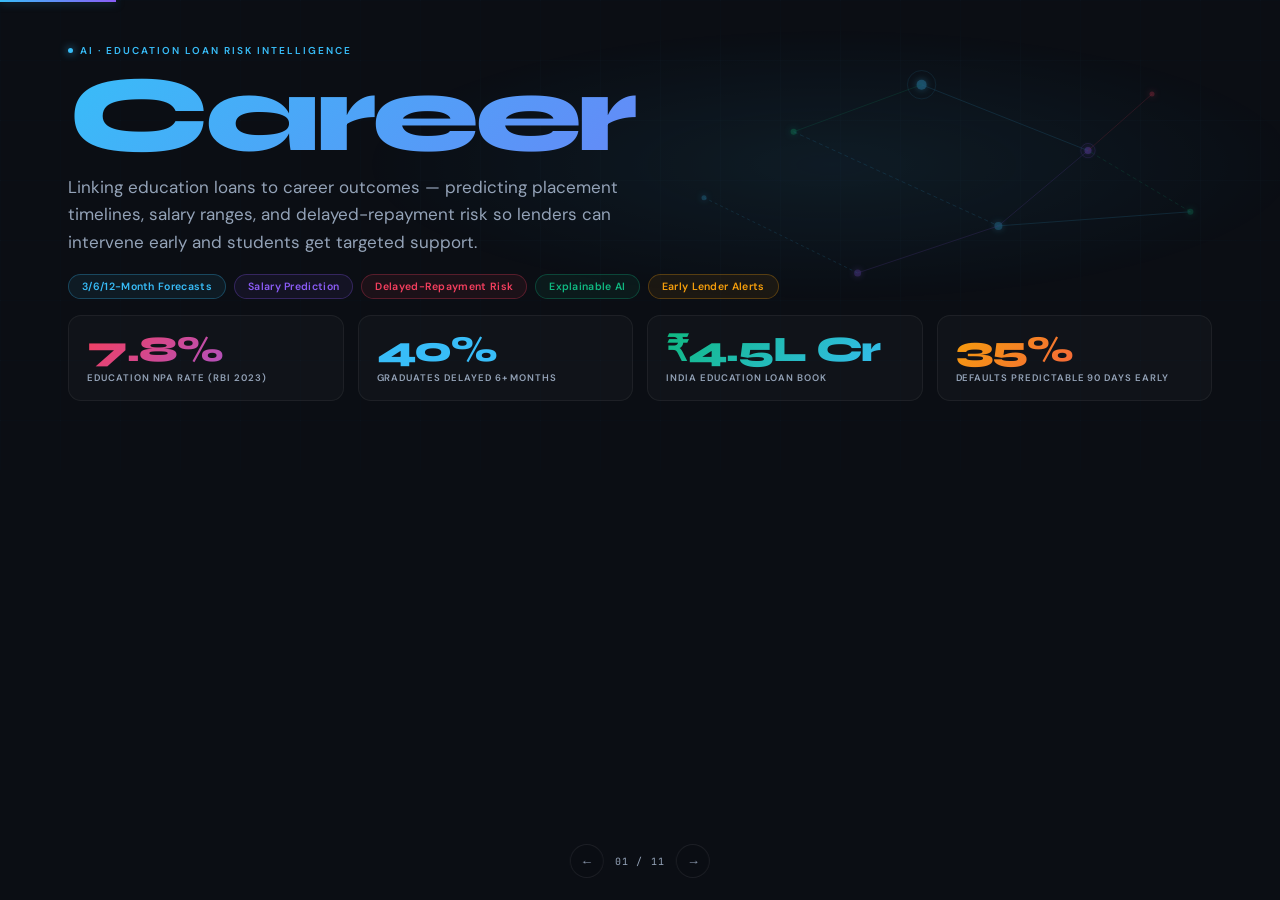
<file: CareerSight_PitchDeck.html>
<!DOCTYPE html>
<html lang="en">
<head>
<meta charset="UTF-8"/>
<meta name="viewport" content="width=device-width, initial-scale=1.0"/>
<title>CareerSight — AI Placement Risk Intelligence</title>
<link rel="preconnect" href="https://fonts.googleapis.com"/>
<link href="https://fonts.googleapis.com/css2?family=Syne:wght@400;600;700;800&family=DM+Sans:ital,wght@0,300;0,400;0,500;0,600;1,400&family=JetBrains+Mono:wght@400;500&display=swap" rel="stylesheet"/>
<style>
*,*::before,*::after{box-sizing:border-box;margin:0;padding:0;}
:root{
  --bg:#0B0E14;--surface:rgba(255,255,255,.03);--sb:rgba(255,255,255,.08);
  --text:#F8FAFC;--muted:#94A3B8;
  --c1:#38BDF8;--c2:#8B5CF6;--c3:#F43F5E;--c4:#10B981;--c5:#F59E0B;
  --g1:linear-gradient(135deg,#38BDF8,#8B5CF6);
  --g2:linear-gradient(135deg,#F43F5E,#8B5CF6);
  --g3:linear-gradient(135deg,#10B981,#38BDF8);
}
html,body{width:100%;height:100%;background:var(--bg);color:var(--text);font-family:'DM Sans',sans-serif;overflow:hidden;-webkit-font-smoothing:antialiased;}
#pb{position:fixed;top:0;left:0;height:2px;background:var(--g1);z-index:999;transition:width .45s ease;box-shadow:0 0 10px rgba(56,189,248,.5);}
.deck{width:100%;height:100%;position:relative;}
.slide{position:absolute;inset:0;display:flex;flex-direction:column;padding:44px 68px 70px;opacity:0;transform:translateX(56px);transition:opacity .5s cubic-bezier(.77,0,.18,1),transform .5s cubic-bezier(.77,0,.18,1);pointer-events:none;overflow:hidden;}
.slide.active{opacity:1;transform:translateX(0);pointer-events:all;}
.slide.exit{opacity:0;transform:translateX(-56px);}
.ey{display:inline-flex;align-items:center;gap:7px;font-size:10px;font-weight:600;letter-spacing:.2em;text-transform:uppercase;color:var(--c1);margin-bottom:10px;}
.eyd{width:5px;height:5px;border-radius:50%;background:var(--c1);box-shadow:0 0 8px var(--c1);animation:ep 2.2s ease-in-out infinite;}
.ey.pur{color:var(--c2)}.ey.pur .eyd{background:var(--c2);box-shadow:0 0 8px var(--c2);}
.ey.red{color:var(--c3)}.ey.red .eyd{background:var(--c3);box-shadow:0 0 8px var(--c3);}
.ey.grn{color:var(--c4)}.ey.grn .eyd{background:var(--c4);box-shadow:0 0 8px var(--c4);}
.ey.amb{color:var(--c5)}.ey.amb .eyd{background:var(--c5);box-shadow:0 0 8px var(--c5);}
@keyframes ep{0%,100%{opacity:1;transform:scale(1)}50%{opacity:.35;transform:scale(.55)}}
h2{font-family:'Syne',sans-serif;font-size:clamp(20px,2.5vw,34px);font-weight:800;line-height:1.08;letter-spacing:-.02em;}
.g1{background:var(--g1);-webkit-background-clip:text;-webkit-text-fill-color:transparent;background-clip:text;}
.g2{background:var(--g2);-webkit-background-clip:text;-webkit-text-fill-color:transparent;background-clip:text;}
.g3{background:var(--g3);-webkit-background-clip:text;-webkit-text-fill-color:transparent;background-clip:text;}
.ga{background:linear-gradient(135deg,var(--c5),var(--c3));-webkit-background-clip:text;-webkit-text-fill-color:transparent;background-clip:text;}
.glass{background:var(--surface);border:1px solid var(--sb);border-radius:14px;backdrop-filter:blur(12px);}
.pill{display:inline-flex;align-items:center;gap:5px;padding:5px 13px;border-radius:100px;font-size:10.5px;font-weight:600;letter-spacing:.03em;border:1px solid;}
.pill-b{background:rgba(56,189,248,.07);border-color:rgba(56,189,248,.28);color:var(--c1);}
.pill-p{background:rgba(139,92,246,.07);border-color:rgba(139,92,246,.28);color:var(--c2);}
.pill-r{background:rgba(244,63,94,.07);border-color:rgba(244,63,94,.28);color:var(--c3);}
.pill-g{background:rgba(16,185,129,.07);border-color:rgba(16,185,129,.28);color:var(--c4);}
.pill-a{background:rgba(245,158,11,.07);border-color:rgba(245,158,11,.28);color:var(--c5);}
.mono{font-family:'JetBrains Mono',monospace;}
.nav{position:fixed;bottom:22px;left:50%;transform:translateX(-50%);z-index:999;display:flex;align-items:center;gap:11px;}
.nb{width:34px;height:34px;border-radius:50%;border:1px solid var(--sb);background:rgba(11,14,20,.92);backdrop-filter:blur(12px);color:var(--muted);font-size:13px;cursor:pointer;display:flex;align-items:center;justify-content:center;transition:all .2s;}
.nb:hover{border-color:var(--c1);color:var(--c1);box-shadow:0 0 14px rgba(56,189,248,.18);}
.nc{font-family:'JetBrains Mono',monospace;font-size:10px;color:var(--muted);letter-spacing:.12em;min-width:44px;text-align:center;}

/* ══════════ S1 HERO ══════════ */
#s1{position:relative;}
.hero-logo{font-family:'Syne',sans-serif;font-size:clamp(60px,9vw,108px);font-weight:800;letter-spacing:-.042em;line-height:.9;background:var(--g1);-webkit-background-clip:text;-webkit-text-fill-color:transparent;background-clip:text;margin-top:auto;}
.hero-tagline{font-family:'Syne',sans-serif;font-size:clamp(14px,1.5vw,19px);font-weight:600;color:var(--muted);max-width:600px;line-height:1.55;margin-top:10px;}
.hero-pills{display:flex;flex-wrap:wrap;gap:8px;margin-top:18px;}
.hero-stats{display:flex;gap:16px;flex-wrap:wrap;margin-top:auto;padding-top:16px;}
.hs{flex:1;min-width:130px;padding:16px 18px;background:rgba(255,255,255,.025);border:1px solid rgba(255,255,255,.055);border-radius:13px;}
.hs-n{font-family:'Syne',sans-serif;font-size:clamp(24px,2.8vw,38px);font-weight:800;letter-spacing:-.03em;line-height:1;}
.hs-l{font-size:9.5px;font-weight:600;text-transform:uppercase;letter-spacing:.1em;color:var(--muted);margin-top:4px;}

/* ══════════ S2 PROBLEM ══════════ */
.prob-layout{flex:1;display:grid;grid-template-columns:1fr 1.15fr;gap:28px;margin-top:12px;align-items:start;}

/* ══════════ S3 FAILURE ══════════ */
.fail-grid{display:grid;grid-template-columns:repeat(3,1fr);gap:14px;margin-top:12px;}
.fc{padding:18px;border-radius:13px;background:rgba(244,63,94,.035);border:1px solid rgba(244,63,94,.17);display:flex;flex-direction:column;gap:10px;}
.fc-icon{font-size:22px;line-height:1;}
.fc-t{font-family:'Syne',sans-serif;font-size:12.5px;font-weight:700;color:var(--c3);line-height:1.3;}
.fc-b{font-size:11px;color:var(--muted);line-height:1.6;}
.fail-bottom{display:grid;grid-template-columns:1fr 1fr;gap:14px;margin-top:12px;}
.fb{padding:14px 16px;border-radius:12px;}
.fbl{background:rgba(244,63,94,.035);border:1px solid rgba(244,63,94,.14);}
.fbr{background:rgba(16,185,129,.035);border:1px solid rgba(16,185,129,.14);}
.fb-t{font-family:'Syne',sans-serif;font-size:10px;font-weight:700;letter-spacing:.1em;text-transform:uppercase;margin-bottom:7px;}
.flt{color:var(--c3)}.frt{color:var(--c4)}
.fl{list-style:none;display:flex;flex-direction:column;gap:5px;}
.fl li{font-size:10.5px;color:var(--muted);padding-left:13px;position:relative;line-height:1.5;}
.fl li::before{content:'';position:absolute;left:0;top:6px;width:5px;height:5px;border-radius:50%;}
.flr li::before{background:var(--c3);}
.flg li::before{background:var(--c4);}

/* ══════════ S4 HUB ══════════ */
.hub-wrap{flex:1;position:relative;margin-top:8px;}

/* ══════════ S5 PIPELINE ══════════ */
.pipe-wrap{flex:1;display:flex;flex-direction:column;margin-top:10px;}
.pipe-comp{margin-top:10px;padding:10px 18px;border-radius:10px;background:rgba(245,158,11,.04);border:1px solid rgba(245,158,11,.18);display:flex;align-items:center;gap:18px;}
.comp-lbl{font-family:'Syne',sans-serif;font-size:9.5px;font-weight:700;text-transform:uppercase;letter-spacing:.14em;color:var(--c5);white-space:nowrap;}
.comp-items{display:flex;gap:14px;flex-wrap:wrap;}
.ci{font-size:9.5px;color:var(--muted);display:flex;align-items:center;gap:5px;}
.ci::before{content:'';width:5px;height:5px;border-radius:50%;background:var(--c5);box-shadow:0 0 5px var(--c5);flex-shrink:0;}

/* ══════════ S6 INNOVATIONS ══════════ */
.innov-wrap{flex:1;display:grid;grid-template-columns:1fr 1fr;gap:20px;margin-top:12px;align-items:start;}
.innov-stack-col{display:flex;flex-direction:column;gap:0;position:relative;}
.innov-layer{padding:13px 18px;margin-bottom:3px;border-radius:10px;display:flex;align-items:center;gap:12px;cursor:default;}
.il-num{font-family:'JetBrains Mono',monospace;font-size:9px;font-weight:500;opacity:.5;flex-shrink:0;width:20px;}
.il-title{font-family:'Syne',sans-serif;font-size:11px;font-weight:700;color:var(--text);}
.il-badge{margin-left:auto;font-size:8.5px;font-weight:600;padding:2px 7px;border-radius:4px;text-transform:uppercase;letter-spacing:.06em;flex-shrink:0;}
.innov-right{display:flex;flex-direction:column;gap:10px;}
.ib{padding:14px 16px;border-radius:12px;background:var(--surface);border:1px solid var(--sb);}
.ib-t{font-family:'Syne',sans-serif;font-size:11px;font-weight:700;color:var(--text);margin-bottom:5px;}
.ib-b{font-size:10.5px;color:var(--muted);line-height:1.55;}
.ib-code{font-family:'JetBrains Mono',monospace;font-size:9px;color:var(--c1);background:rgba(56,189,248,.07);padding:2px 7px;border-radius:4px;margin-top:5px;display:inline-block;}

/* ══════════ S7 DEMO ══════════ */
.db{border-radius:14px;overflow:hidden;border:1px solid rgba(255,255,255,.07);box-shadow:0 20px 60px rgba(0,0,0,.55);flex:1;margin-top:10px;display:flex;flex-direction:column;max-height:calc(100vh - 150px);}
.dbar{height:36px;background:rgba(255,255,255,.04);border-bottom:1px solid rgba(255,255,255,.055);display:flex;align-items:center;padding:0 14px;gap:7px;flex-shrink:0;}
.dot{width:9px;height:9px;border-radius:50%;}
.dr{background:#FF5F57;}.dy{background:#FEBC2E;}.dg{background:#28C840;}
.durl{flex:1;height:20px;border-radius:5px;background:rgba(255,255,255,.04);border:1px solid rgba(255,255,255,.06);margin:0 10px;display:flex;align-items:center;padding:0 9px;}
.durl-t{font-family:'JetBrains Mono',monospace;font-size:8.5px;color:var(--muted);}
.dbody{flex:1;display:grid;grid-template-columns:180px 1fr;overflow:hidden;min-height:0;}
.dsb{background:rgba(255,255,255,.02);border-right:1px solid rgba(255,255,255,.045);padding:14px 10px;display:flex;flex-direction:column;gap:5px;overflow:hidden;}
.sb-logo{font-family:'Syne',sans-serif;font-size:11px;font-weight:800;background:var(--g1);-webkit-background-clip:text;-webkit-text-fill-color:transparent;background-clip:text;margin-bottom:6px;padding-left:4px;}
.sbi{padding:6px 9px;border-radius:7px;font-size:9.5px;color:var(--muted);display:flex;align-items:center;gap:7px;}
.sbi.on{background:rgba(139,92,246,.1);color:var(--c2);border:1px solid rgba(139,92,246,.18);}
.sba{width:30px;height:30px;border-radius:50%;background:var(--g1);display:flex;align-items:center;justify-content:center;font-size:11px;font-weight:700;color:#fff;margin:8px auto 3px;}
.sbn{font-size:9.5px;font-weight:600;color:var(--text);text-align:center;}
.sbc{font-size:8.5px;color:var(--muted);text-align:center;}
.dmain{padding:14px;display:grid;grid-template-columns:1fr 1fr;gap:10px;background:rgba(8,11,18,.7);overflow:hidden;}
.dp{border-radius:10px;background:rgba(255,255,255,.02);border:1px solid rgba(255,255,255,.045);padding:12px;}
.dp-t{font-family:'Syne',sans-serif;font-size:9px;font-weight:700;color:var(--muted);text-transform:uppercase;letter-spacing:.1em;margin-bottom:8px;}
.rbadge{display:inline-flex;align-items:center;gap:4px;padding:2px 8px;border-radius:100px;font-size:8.5px;font-weight:700;}
.rbh{background:rgba(244,63,94,.1);border:1px solid rgba(244,63,94,.25);color:var(--c3);}
.rbm{background:rgba(245,158,11,.1);border:1px solid rgba(245,158,11,.25);color:var(--c5);}
.rbl{background:rgba(16,185,129,.1);border:1px solid rgba(16,185,129,.25);color:var(--c4);}
.fi{padding:7px 9px;border-radius:7px;font-size:8.5px;color:var(--muted);border:1px solid rgba(255,255,255,.04);margin-bottom:4px;display:flex;justify-content:space-between;align-items:center;line-height:1.4;}
.fs{font-size:7.5px;font-weight:600;padding:2px 5px;border-radius:3px;}
.fso{background:rgba(16,185,129,.1);color:var(--c4);}
.fsw{background:rgba(245,158,11,.1);color:var(--c5);}
.fsp{background:rgba(56,189,248,.1);color:var(--c1);}

/* ══════════ S8 HEX ══════════ */
.hex-scene{flex:1;display:flex;flex-direction:column;align-items:center;justify-content:center;gap:14px;margin-top:4px;}
.hex-legend{display:flex;gap:20px;flex-wrap:wrap;justify-content:center;}
.hleg{display:flex;align-items:center;gap:5px;font-size:10px;color:var(--muted);}
.hleg-dot{width:8px;height:8px;border-radius:2px;}

/* ══════════ S9 MARKET ══════════ */
.mkt-layout{flex:1;display:grid;grid-template-columns:1fr 1fr;gap:28px;margin-top:12px;}
.pc{padding:14px 16px;border-radius:13px;background:var(--surface);border:1px solid var(--sb);}
.pc.feat{border-color:rgba(139,92,246,.4);box-shadow:0 0 28px rgba(139,92,246,.1),inset 0 0 28px rgba(139,92,246,.03);}
.pt{font-size:9px;font-weight:700;text-transform:uppercase;letter-spacing:.12em;color:var(--muted);margin-bottom:3px;}
.pn{font-family:'Syne',sans-serif;font-size:13px;font-weight:800;color:var(--text);margin-bottom:5px;}
.pa{font-family:'Syne',sans-serif;font-size:18px;font-weight:800;letter-spacing:-.02em;}
.pf{margin-top:7px;display:flex;flex-direction:column;gap:3px;}
.pfi{font-size:9.5px;color:var(--muted);display:flex;align-items:center;gap:5px;}
.pfi::before{content:'✓';color:var(--c4);font-size:8.5px;flex-shrink:0;}
.mkt-right{display:flex;flex-direction:column;align-items:center;justify-content:center;gap:10px;}

/* ══════════ S10 MOAT ══════════ */
.moat-layout{flex:1;display:grid;grid-template-columns:1fr 1.55fr;gap:24px;margin-top:10px;align-items:start;}
.mt{width:100%;border-collapse:collapse;}
.mt th{font-size:8.5px;text-transform:uppercase;letter-spacing:.1em;color:var(--muted);padding:5px 8px;text-align:left;border-bottom:1px solid var(--sb);}
.mt td{font-size:10px;padding:7px 8px;border-bottom:1px solid rgba(255,255,255,.03);color:rgba(248,250,252,.7);vertical-align:middle;}
.mt tr:first-child td{color:var(--text);font-weight:600;}
.hv{display:flex;gap:3px;justify-content:center;}

/* ══════════ S11 CLOSE ══════════ */
.cw{position:relative;flex:1;display:flex;flex-direction:column;align-items:center;justify-content:center;text-align:center;gap:12px;}
.cl{font-family:'Syne',sans-serif;font-size:clamp(44px,7.5vw,88px);font-weight:800;letter-spacing:-.04em;line-height:.92;background:var(--g1);-webkit-background-clip:text;-webkit-text-fill-color:transparent;background-clip:text;}
.ct{font-family:'Syne',sans-serif;font-size:clamp(14px,1.7vw,20px);font-weight:600;color:var(--text);max-width:560px;line-height:1.35;}
.fs2{position:absolute;padding:10px 14px;border-radius:11px;background:rgba(255,255,255,.03);border:1px solid rgba(255,255,255,.06);backdrop-filter:blur(10px);text-align:center;}
.fsn{font-family:'Syne',sans-serif;font-size:20px;font-weight:800;letter-spacing:-.02em;line-height:1;}
.fsl{font-size:8.5px;text-transform:uppercase;letter-spacing:.1em;color:var(--muted);margin-top:2px;}
.tc{padding:14px 22px;border-radius:13px;background:rgba(255,255,255,.025);border:1px solid rgba(255,255,255,.06);backdrop-filter:blur(14px);margin-top:6px;}
.tc-l{font-size:8.5px;text-transform:uppercase;letter-spacing:.14em;color:var(--muted);margin-bottom:5px;}
.tc-m{font-family:'Syne',sans-serif;font-size:11px;font-weight:600;color:var(--text);}
</style>
</head>
<body>
<div id="pb"></div>
<div class="deck" id="deck">

<!-- ═══════════ SLIDE 1 · HERO ═══════════ -->
<section class="slide active" id="s1" data-i="0">
  <!-- SVG background: connected nodes -->
  <svg style="position:absolute;inset:0;width:100%;height:100%;pointer-events:none;z-index:0;opacity:.45" xmlns="http://www.w3.org/2000/svg">
    <defs>
      <radialGradient id="ng" cx="50%" cy="50%" r="50%">
        <stop offset="0%" stop-color="#38BDF8" stop-opacity=".18"/>
        <stop offset="100%" stop-color="#38BDF8" stop-opacity="0"/>
      </radialGradient>
      <filter id="glow"><feGaussianBlur stdDeviation="3" result="b"/><feComposite in="SourceGraphic" in2="b" operator="over"/></filter>
    </defs>
    <!-- grid lines -->
    <pattern id="gr" x="0" y="0" width="60" height="60" patternUnits="userSpaceOnUse">
      <path d="M60 0L0 0 0 60" fill="none" stroke="rgba(56,189,248,0.06)" stroke-width="1"/>
    </pattern>
    <rect width="100%" height="100%" fill="url(#gr)"/>
    <!-- glow orb -->
    <ellipse cx="65%" cy="35%" rx="38%" ry="30%" fill="url(#ng)"/>
    <!-- nodes -->
    <g filter="url(#glow)">
      <circle cx="72%" cy="18%" r="5" fill="#38BDF8" opacity=".7"/>
      <circle cx="85%" cy="32%" r="3.5" fill="#8B5CF6" opacity=".65"/>
      <circle cx="78%" cy="48%" r="4" fill="#38BDF8" opacity=".55"/>
      <circle cx="62%" cy="28%" r="3" fill="#10B981" opacity=".6"/>
      <circle cx="90%" cy="20%" r="2.5" fill="#F43F5E" opacity=".5"/>
      <circle cx="67%" cy="58%" r="3.5" fill="#8B5CF6" opacity=".5"/>
      <circle cx="55%" cy="42%" r="2.5" fill="#38BDF8" opacity=".5"/>
      <circle cx="93%" cy="45%" r="3" fill="#10B981" opacity=".45"/>
    </g>
    <!-- connecting lines -->
    <g stroke-width="1" opacity=".3">
      <line x1="72%" y1="18%" x2="85%" y2="32%" stroke="#38BDF8"/>
      <line x1="85%" y1="32%" x2="78%" y2="48%" stroke="#8B5CF6"/>
      <line x1="62%" y1="28%" x2="72%" y2="18%" stroke="#10B981"/>
      <line x1="62%" y1="28%" x2="78%" y2="48%" stroke="#38BDF8" stroke-dasharray="4 3"/>
      <line x1="90%" y1="20%" x2="85%" y2="32%" stroke="#F43F5E"/>
      <line x1="78%" y1="48%" x2="67%" y2="58%" stroke="#8B5CF6"/>
      <line x1="55%" y1="42%" x2="67%" y2="58%" stroke="#38BDF8" stroke-dasharray="3 3"/>
      <line x1="93%" y1="45%" x2="85%" y2="32%" stroke="#10B981" stroke-dasharray="4 3"/>
      <line x1="93%" y1="45%" x2="78%" y2="48%" stroke="#38BDF8"/>
    </g>
    <!-- pulse rings -->
    <circle cx="72%" cy="18%" r="12" fill="none" stroke="#38BDF8" stroke-width="1" opacity=".15">
      <animate attributeName="r" from="8" to="22" dur="3s" repeatCount="indefinite"/>
      <animate attributeName="opacity" from=".4" to="0" dur="3s" repeatCount="indefinite"/>
    </circle>
    <circle cx="85%" cy="32%" r="10" fill="none" stroke="#8B5CF6" stroke-width="1">
      <animate attributeName="r" from="6" to="18" dur="3.5s" begin="1s" repeatCount="indefinite"/>
      <animate attributeName="opacity" from=".35" to="0" dur="3.5s" begin="1s" repeatCount="indefinite"/>
    </circle>
  </svg>
  <div style="position:relative;z-index:2;display:flex;flex-direction:column;height:100%;">
    <div class="ey"><span class="eyd"></span>AI · Education Loan Risk Intelligence</div>
    <div class="hero-logo">Career<span style="opacity:.75">Sight</span></div>
    <div style="font-family:'DM Sans',sans-serif;font-size:clamp(13px,1.5vw,17px);color:var(--muted);max-width:560px;line-height:1.6;margin-top:10px;">Linking education loans to career outcomes — predicting placement timelines, salary ranges, and delayed-repayment risk so lenders can intervene early and students get targeted support.</div>
    <div style="display:flex;flex-wrap:wrap;gap:8px;margin-top:18px;">
      <span class="pill pill-b">3/6/12-Month Forecasts</span>
      <span class="pill pill-p">Salary Prediction</span>
      <span class="pill pill-r">Delayed-Repayment Risk</span>
      <span class="pill pill-g">Explainable AI</span>
      <span class="pill pill-a">Early Lender Alerts</span>
    </div>
    <div style="display:flex;gap:14px;flex-wrap:wrap;margin-top:auto;padding-top:16px;">
      <div class="hs"><div class="hs-n g2">7.8%</div><div class="hs-l">Education NPA Rate (RBI 2023)</div></div>
      <div class="hs"><div class="hs-n" style="color:var(--c1)">40%</div><div class="hs-l">Graduates Delayed 6+ Months</div></div>
      <div class="hs"><div class="hs-n g3">₹4.5L Cr</div><div class="hs-l">India Education Loan Book</div></div>
      <div class="hs"><div class="hs-n ga">35%</div><div class="hs-l">Defaults Predictable 90 Days Early</div></div>
    </div>
  </div>
</section>

<!-- ═══════════ SLIDE 2 · PROBLEM ═══════════ -->
<section class="slide" data-i="1">
  <div class="ey red"><span class="eyd"></span>The Problem</div>
  <h2>Education loans carry <span class="g2">invisible risk</span></h2>
  <div class="prob-layout">
    <!-- Funnel SVG -->
    <div style="display:flex;flex-direction:column;align-items:center;justify-content:center;">
      <svg viewBox="0 0 300 420" xmlns="http://www.w3.org/2000/svg" style="width:100%;max-width:300px;">
        <defs>
          <linearGradient id="f1" x1="0" y1="0" x2="1" y2="0"><stop offset="0%" stop-color="#38BDF8" stop-opacity=".2"/><stop offset="100%" stop-color="#38BDF8" stop-opacity=".06"/></linearGradient>
          <linearGradient id="f2" x1="0" y1="0" x2="1" y2="0"><stop offset="0%" stop-color="#F59E0B" stop-opacity=".22"/><stop offset="100%" stop-color="#F59E0B" stop-opacity=".07"/></linearGradient>
          <linearGradient id="f3" x1="0" y1="0" x2="1" y2="0"><stop offset="0%" stop-color="#F43F5E" stop-opacity=".25"/><stop offset="100%" stop-color="#F43F5E" stop-opacity=".08"/></linearGradient>
          <linearGradient id="f4" x1="0" y1="0" x2="1" y2="0"><stop offset="0%" stop-color="#F43F5E" stop-opacity=".35"/><stop offset="100%" stop-color="#8B5CF6" stop-opacity=".18"/></linearGradient>
        </defs>
        <!-- Stage 1: Loan Disbursed -->
        <polygon points="10,10 290,10 260,90 40,90" fill="url(#f1)" stroke="rgba(56,189,248,.25)" stroke-width="1.5"/>
        <text x="150" y="42" text-anchor="middle" fill="#F8FAFC" font-family="Syne,sans-serif" font-size="11" font-weight="700">LOAN DISBURSED</text>
        <text x="150" y="60" text-anchor="middle" fill="#94A3B8" font-family="DM Sans,sans-serif" font-size="9">₹4.5 Lakh Crore total book</text>
        <text x="150" y="76" text-anchor="middle" fill="#38BDF8" font-family="Syne,sans-serif" font-size="10" font-weight="700">$1.8T globally</text>
        <!-- Stage 2: Graduation -->
        <polygon points="40,96 260,96 230,176 70,176" fill="url(#f2)" stroke="rgba(245,158,11,.25)" stroke-width="1.5"/>
        <text x="150" y="128" text-anchor="middle" fill="#F8FAFC" font-family="Syne,sans-serif" font-size="11" font-weight="700">GRADUATION</text>
        <text x="150" y="146" text-anchor="middle" fill="#94A3B8" font-family="DM Sans,sans-serif" font-size="9">EMI clock starts ticking</text>
        <text x="150" y="162" text-anchor="middle" fill="#F59E0B" font-family="Syne,sans-serif" font-size="10" font-weight="700">Zero lender visibility here</text>
        <!-- Stage 3: Job Search -->
        <polygon points="70,182 230,182 200,262 100,262" fill="url(#f3)" stroke="rgba(244,63,94,.28)" stroke-width="1.5"/>
        <text x="150" y="214" text-anchor="middle" fill="#F8FAFC" font-family="Syne,sans-serif" font-size="11" font-weight="700">JOB SEARCH DELAY</text>
        <text x="150" y="232" text-anchor="middle" fill="#94A3B8" font-family="DM Sans,sans-serif" font-size="9">40% delayed beyond 6 months</text>
        <text x="150" y="248" text-anchor="middle" fill="#F43F5E" font-family="Syne,sans-serif" font-size="10" font-weight="700">No early warning issued</text>
        <!-- Stage 4: Default -->
        <polygon points="100,268 200,268 180,348 120,348" fill="url(#f4)" stroke="rgba(244,63,94,.4)" stroke-width="1.5"/>
        <text x="150" y="300" text-anchor="middle" fill="#F8FAFC" font-family="Syne,sans-serif" font-size="11" font-weight="700">NPA / DEFAULT</text>
        <text x="150" y="318" text-anchor="middle" fill="#94A3B8" font-family="DM Sans,sans-serif" font-size="9">Discovered after EMI missed</text>
        <text x="150" y="334" text-anchor="middle" fill="#F43F5E" font-family="Syne,sans-serif" font-size="10" font-weight="700">₹35,100 Cr at risk</text>
        <!-- Leak arrows -->
        <path d="M 262 140 Q 285 140 285 160 L 285 200" stroke="#F59E0B" stroke-width="1.5" fill="none" stroke-dasharray="4 3" opacity=".6"/>
        <text x="289" y="175" fill="#F59E0B" font-family="Syne,sans-serif" font-size="8" font-weight="700">LEAK</text>
        <path d="M 202 220 Q 225 220 225 240 L 225 280" stroke="#F43F5E" stroke-width="1.5" fill="none" stroke-dasharray="4 3" opacity=".6"/>
        <text x="229" y="255" fill="#F43F5E" font-family="Syne,sans-serif" font-size="8" font-weight="700">LEAK</text>
        <!-- Intervention window -->
        <rect x="0" y="358" width="300" height="52" rx="8" fill="rgba(16,185,129,.07)" stroke="rgba(16,185,129,.3)" stroke-width="1.5"/>
        <text x="150" y="378" text-anchor="middle" fill="#10B981" font-family="Syne,sans-serif" font-size="10" font-weight="700">✓ CareerSight Intervention Window</text>
        <text x="150" y="398" text-anchor="middle" fill="#94A3B8" font-family="DM Sans,sans-serif" font-size="9">90+ days before first missed EMI</text>
      </svg>
    </div>
    <!-- Right: stats + context -->
    <div style="display:flex;flex-direction:column;gap:12px;">
      <div style="padding:14px 16px;background:rgba(244,63,94,.04);border:1px solid rgba(244,63,94,.16);border-radius:12px;">
        <div style="font-family:'Syne',sans-serif;font-size:clamp(26px,3vw,38px);font-weight:800;letter-spacing:-.03em;line-height:1;" class="g2">$1.8T</div>
        <div style="font-size:10px;font-weight:600;text-transform:uppercase;letter-spacing:.08em;color:var(--muted);margin-top:3px;">Global student debt outstanding</div>
        <div style="font-size:11px;color:rgba(248,250,252,.7);margin-top:6px;line-height:1.5;">Lenders have no forward-looking signals — default is discovered only after an EMI is already missed.</div>
      </div>
      <div style="padding:14px 16px;background:rgba(245,158,11,.04);border:1px solid rgba(245,158,11,.16);border-radius:12px;">
        <div style="font-family:'Syne',sans-serif;font-size:clamp(26px,3vw,38px);font-weight:800;letter-spacing:-.03em;line-height:1;" class="ga">₹35,100 Cr</div>
        <div style="font-size:10px;font-weight:600;text-transform:uppercase;letter-spacing:.08em;color:var(--muted);margin-top:3px;">At-risk assets on ₹4.5L Cr book</div>
        <div style="font-size:11px;color:rgba(248,250,252,.7);margin-top:6px;line-height:1.5;">~35% of these defaults carry detectable behavioural signals 90 days in advance. CareerSight acts in this window.</div>
      </div>
      <!-- Bar chart: market scale -->
      <div style="padding:14px 16px;background:var(--surface);border:1px solid var(--sb);border-radius:12px;">
        <div style="font-family:'Syne',sans-serif;font-size:9.5px;font-weight:700;text-transform:uppercase;letter-spacing:.1em;color:var(--muted);margin-bottom:10px;">NPA Exposure by Segment</div>
        <div style="display:flex;flex-direction:column;gap:6px;">
          <div style="display:flex;align-items:center;gap:8px;font-size:10px;color:var(--muted);">
            <span style="width:60px;text-align:right;font-size:9.5px;">NBFCs</span>
            <div style="flex:1;height:14px;border-radius:4px;background:rgba(56,189,248,.08);overflow:hidden;"><div style="width:78%;height:100%;background:linear-gradient(90deg,#38BDF8,rgba(56,189,248,.5));border-radius:4px;"></div></div>
            <span style="font-size:9.5px;color:var(--c1);font-weight:600;width:28px;">9.2%</span>
          </div>
          <div style="display:flex;align-items:center;gap:8px;font-size:10px;color:var(--muted);">
            <span style="width:60px;text-align:right;font-size:9.5px;">PSU Banks</span>
            <div style="flex:1;height:14px;border-radius:4px;background:rgba(139,92,246,.08);overflow:hidden;"><div style="width:65%;height:100%;background:linear-gradient(90deg,#8B5CF6,rgba(139,92,246,.5));border-radius:4px;"></div></div>
            <span style="font-size:9.5px;color:var(--c2);font-weight:600;width:28px;">7.8%</span>
          </div>
          <div style="display:flex;align-items:center;gap:8px;font-size:10px;color:var(--muted);">
            <span style="width:60px;text-align:right;font-size:9.5px;">Pvt. Banks</span>
            <div style="flex:1;height:14px;border-radius:4px;background:rgba(16,185,129,.08);overflow:hidden;"><div style="width:42%;height:100%;background:linear-gradient(90deg,#10B981,rgba(16,185,129,.5));border-radius:4px;"></div></div>
            <span style="font-size:9.5px;color:var(--c4);font-weight:600;width:28px;">5.1%</span>
          </div>
        </div>
      </div>
      <div style="padding:14px 16px;background:rgba(16,185,129,.03);border:1px solid rgba(16,185,129,.14);border-radius:12px;">
        <div style="font-family:'Syne',sans-serif;font-size:9.5px;font-weight:700;text-transform:uppercase;letter-spacing:.1em;color:var(--c4);margin-bottom:7px;">What the Market Needs</div>
        <ul style="list-style:none;display:flex;flex-direction:column;gap:4px;">
          <li style="font-size:10.5px;color:var(--muted);padding-left:13px;position:relative;line-height:1.5;"><span style="position:absolute;left:0;top:5px;width:5px;height:5px;border-radius:50%;background:var(--c4);display:block;"></span>Forward-looking placement probability signals</li>
          <li style="font-size:10.5px;color:var(--muted);padding-left:13px;position:relative;line-height:1.5;"><span style="position:absolute;left:0;top:5px;width:5px;height:5px;border-radius:50%;background:var(--c4);display:block;"></span>90-day early warning before EMI stress</li>
          <li style="font-size:10.5px;color:var(--muted);padding-left:13px;position:relative;line-height:1.5;"><span style="position:absolute;left:0;top:5px;width:5px;height:5px;border-radius:50%;background:var(--c4);display:block;"></span>Explainable, auditable, DPDP-compliant decisions</li>
          <li style="font-size:10.5px;color:var(--muted);padding-left:13px;position:relative;line-height:1.5;"><span style="position:absolute;left:0;top:5px;width:5px;height:5px;border-radius:50%;background:var(--c4);display:block;"></span>Scalable across institute tiers, courses, and cities</li>
        </ul>
      </div>
    </div>
  </div>
</section>

<!-- ═══════════ SLIDE 3 · FAILURE ═══════════ -->
<section class="slide" data-i="2">
  <div class="ey red"><span class="eyd"></span>Gap Analysis</div>
  <h2>Current methods are <span class="g2">insufficient</span></h2>
  <div class="fail-grid">
    <div class="fc">
      <div class="fc-icon">📉</div>
      <div class="fc-t">GPA + Income at Disbursement</div>
      <div class="fc-b">A static snapshot — reflects what the student was at enrolment, not what the labour market needs at graduation.</div>
      <svg viewBox="0 0 120 50" style="width:100%;opacity:.8">
        <polyline points="5,10 20,12 40,20 60,30 80,38 100,42 115,45" fill="none" stroke="#F43F5E" stroke-width="2"/>
        <polyline points="5,45 20,43 40,40 60,38 80,35 100,32 115,30" fill="none" stroke="rgba(56,189,248,.3)" stroke-width="1.5" stroke-dasharray="3 3"/>
        <text x="6" y="8" fill="#94A3B8" font-size="7" font-family="DM Sans,sans-serif">Predictive Power</text>
        <text x="60" y="49" fill="#F43F5E" font-size="7" font-family="Syne,sans-serif" font-weight="700" text-anchor="middle">↓ Zero post-graduation signal</text>
      </svg>
    </div>
    <div class="fc">
      <div class="fc-icon">🧑‍💼</div>
      <div class="fc-t">Manual Loan Officer Review</div>
      <div class="fc-b">Inconsistent and unscalable. An officer in a Tier-2 city cannot track that SQL demand in Pune rose 40% last quarter.</div>
      <svg viewBox="0 0 120 50" style="width:100%;opacity:.8">
        <rect x="5" y="20" width="20" height="25" rx="3" fill="rgba(244,63,94,.4)"/>
        <rect x="32" y="10" width="20" height="35" rx="3" fill="rgba(244,63,94,.25)"/>
        <rect x="59" y="28" width="20" height="17" rx="3" fill="rgba(244,63,94,.4)"/>
        <rect x="86" y="15" width="20" height="30" rx="3" fill="rgba(244,63,94,.22)"/>
        <line x1="5" y1="48" x2="115" y2="48" stroke="rgba(255,255,255,.1)" stroke-width="1"/>
        <text x="60" y="8" fill="#F43F5E" font-size="7" font-family="Syne,sans-serif" font-weight="700" text-anchor="middle">High inconsistency variance</text>
      </svg>
    </div>
    <div class="fc">
      <div class="fc-icon">🔔</div>
      <div class="fc-t">NPA Detection After Missed EMI</div>
      <div class="fc-b">By the time the alert fires, the intervention window has already closed. Zero recovery opportunity.</div>
      <svg viewBox="0 0 120 50" style="width:100%;opacity:.8">
        <line x1="60" y1="5" x2="60" y2="45" stroke="rgba(244,63,94,.5)" stroke-width="1.5" stroke-dasharray="4 3"/>
        <text x="20" y="14" fill="#94A3B8" font-size="7" font-family="DM Sans,sans-serif" text-anchor="middle">Stress</text>
        <text x="95" y="14" fill="#F43F5E" font-size="7" font-family="Syne,sans-serif" font-weight="700" text-anchor="middle">Alert</text>
        <path d="M 10 25 Q 35 20 55 30 Q 62 32 62 40" stroke="#F43F5E" stroke-width="2" fill="none"/>
        <circle cx="62" cy="40" r="3" fill="#F43F5E"/>
        <text x="60" y="49" fill="#F43F5E" font-size="7" font-family="Syne,sans-serif" font-weight="700" text-anchor="middle">Too late to act</text>
      </svg>
    </div>
  </div>
  <div class="fail-bottom">
    <div class="fb fbl">
      <div class="fb-t flt">Current Approach Gaps</div>
      <ul class="fl flr">
        <li>Backward-looking at disbursement only</li>
        <li>No real-time labour market alignment</li>
        <li>No explainability or auditability</li>
        <li>No student support or intervention layer</li>
        <li>Cannot detect improving institutes</li>
      </ul>
    </div>
    <div class="fb fbr">
      <div class="fb-t frt">What a Real Solution Must Do</div>
      <ul class="fl flg">
        <li>Forecast placement at 3, 6, 12 months post-graduation</li>
        <li>Integrate live job market signals, weekly</li>
        <li>Provide plain-language SHAP-grounded explanations</li>
        <li>Alert lenders 90+ days before EMI risk materialises</li>
        <li>Self-improve with each new placement outcome</li>
      </ul>
    </div>
  </div>
</section>

<!-- ═══════════ SLIDE 4 · SOLUTION (HUB & SPOKE) ═══════════ -->
<section class="slide" data-i="3">
  <div class="ey pur"><span class="eyd"></span>Our Solution</div>
  <h2>Predict risk. <span class="g1">Prevent default.</span></h2>
  <div class="hub-wrap">
    <!-- SVG connecting lines drawn beneath positioned nodes -->
    <svg style="position:absolute;inset:0;width:100%;height:100%;pointer-events:none;" xmlns="http://www.w3.org/2000/svg" id="hub-lines">
    </svg>
    <!-- Center node -->
    <div style="position:absolute;left:50%;top:50%;transform:translate(-50%,-50%);z-index:10;width:130px;height:130px;border-radius:50%;background:linear-gradient(135deg,rgba(56,189,248,.12),rgba(139,92,246,.18));border:2px solid rgba(139,92,246,.45);box-shadow:0 0 40px rgba(139,92,246,.22),0 0 80px rgba(56,189,248,.08);display:flex;flex-direction:column;align-items:center;justify-content:center;text-align:center;padding:10px;" id="hub-center">
      <div style="font-family:'Syne',sans-serif;font-size:10px;font-weight:800;text-transform:uppercase;letter-spacing:.1em;background:var(--g1);-webkit-background-clip:text;-webkit-text-fill-color:transparent;background-clip:text;">Career<br>Sight</div>
      <div style="font-size:8.5px;color:var(--muted);margin-top:3px;line-height:1.4;">Placement Risk<br>Intelligence</div>
    </div>
    <!-- 6 Orbit nodes -->
    <!-- Top -->
    <div class="on" data-pos="top" style="position:absolute;left:50%;top:3%;transform:translateX(-50%);z-index:10;width:128px;padding:10px 11px;border-radius:12px;background:rgba(56,189,248,.06);border:1px solid rgba(56,189,248,.22);text-align:center;">
      <div style="font-size:16px;margin-bottom:3px;">🔮</div>
      <div style="font-family:'Syne',sans-serif;font-size:10px;font-weight:700;color:var(--c1);">3/6/12-Month Forecast</div>
      <div style="font-size:9px;color:var(--muted);margin-top:3px;line-height:1.4;">Placement probability before graduation stress</div>
    </div>
    <!-- Top Right -->
    <div class="on" style="position:absolute;left:74%;top:14%;transform:translate(-50%,-50%);z-index:10;width:128px;padding:10px 11px;border-radius:12px;background:rgba(139,92,246,.06);border:1px solid rgba(139,92,246,.22);text-align:center;">
      <div style="font-size:16px;margin-bottom:3px;">💰</div>
      <div style="font-family:'Syne',sans-serif;font-size:10px;font-weight:700;color:var(--c2);">Salary Estimation</div>
      <div style="font-size:9px;color:var(--muted);margin-top:3px;line-height:1.4;">Expected range by field, institute & live demand</div>
    </div>
    <!-- Bottom Right -->
    <div class="on" style="position:absolute;left:74%;top:86%;transform:translate(-50%,-50%);z-index:10;width:128px;padding:10px 11px;border-radius:12px;background:rgba(16,185,129,.06);border:1px solid rgba(16,185,129,.22);text-align:center;">
      <div style="font-size:16px;margin-bottom:3px;">⚡</div>
      <div style="font-family:'Syne',sans-serif;font-size:10px;font-weight:700;color:var(--c4);">Lender Alerts</div>
      <div style="font-size:9px;color:var(--muted);margin-top:3px;line-height:1.4;">90+ days before EMI risk, with budget allocation</div>
    </div>
    <!-- Bottom -->
    <div class="on" style="position:absolute;left:50%;top:91%;transform:translateX(-50%);z-index:10;width:128px;padding:10px 11px;border-radius:12px;background:rgba(244,63,94,.06);border:1px solid rgba(244,63,94,.22);text-align:center;">
      <div style="font-size:16px;margin-bottom:3px;">🤖</div>
      <div style="font-family:'Syne',sans-serif;font-size:10px;font-weight:700;color:var(--c3);">Student Co-Pilot</div>
      <div style="font-size:9px;color:var(--muted);margin-top:3px;line-height:1.4;">Skill-up, resume & recruiter match actions</div>
    </div>
    <!-- Bottom Left -->
    <div class="on" style="position:absolute;left:26%;top:86%;transform:translate(-50%,-50%);z-index:10;width:128px;padding:10px 11px;border-radius:12px;background:rgba(245,158,11,.06);border:1px solid rgba(245,158,11,.22);text-align:center;">
      <div style="font-size:16px;margin-bottom:3px;">🔍</div>
      <div style="font-family:'Syne',sans-serif;font-size:10px;font-weight:700;color:var(--c5);">SHAP Explainability</div>
      <div style="font-size:9px;color:var(--muted);margin-top:3px;line-height:1.4;">Plain-language reason for every risk score</div>
    </div>
    <!-- Top Left -->
    <div class="on" style="position:absolute;left:26%;top:14%;transform:translate(-50%,-50%);z-index:10;width:128px;padding:10px 11px;border-radius:12px;background:rgba(56,189,248,.06);border:1px solid rgba(56,189,248,.2);text-align:center;">
      <div style="font-size:16px;margin-bottom:3px;">🔄</div>
      <div style="font-family:'Syne',sans-serif;font-size:10px;font-weight:700;color:var(--c1);">Self-Improving</div>
      <div style="font-size:9px;color:var(--muted);margin-top:3px;line-height:1.4;">Every placement outcome updates the model live</div>
    </div>
  </div>
</section>

<!-- ═══════════ SLIDE 5 · PIPELINE ═══════════ -->
<section class="slide" data-i="4">
  <div class="ey"><span class="eyd"></span>System Architecture</div>
  <h2>End-to-end pipeline <span class="g1">in under 30 seconds</span></h2>
  <div class="pipe-wrap">
    <div style="flex:1;position:relative;">
      <svg viewBox="0 0 960 280" xmlns="http://www.w3.org/2000/svg" style="width:100%;height:100%;">
        <defs>
          <marker id="arr" markerWidth="8" markerHeight="8" refX="4" refY="4" orient="auto">
            <path d="M1,1 L7,4 L1,7 Z" fill="#38BDF8" opacity=".7"/>
          </marker>
          <marker id="arr2" markerWidth="8" markerHeight="8" refX="4" refY="4" orient="auto">
            <path d="M1,1 L7,4 L1,7 Z" fill="#8B5CF6" opacity=".7"/>
          </marker>
          <marker id="arr3" markerWidth="8" markerHeight="8" refX="4" refY="4" orient="auto">
            <path d="M1,1 L7,4 L1,7 Z" fill="#10B981" opacity=".7"/>
          </marker>
          <filter id="ngl"><feGaussianBlur stdDeviation="6" result="b"/><feComposite in="SourceGraphic" in2="b" operator="over"/></filter>
        </defs>

        <!-- Lane headers -->
        <rect x="0" y="0" width="960" height="24" rx="0" fill="rgba(255,255,255,.02)"/>
        <text x="96" y="15" fill="#94A3B8" font-size="8" font-family="Syne,sans-serif" font-weight="700" letter-spacing="2" text-anchor="middle">INGESTION</text>
        <text x="320" y="15" fill="#94A3B8" font-size="8" font-family="Syne,sans-serif" font-weight="700" letter-spacing="2" text-anchor="middle">FEATURE STORE</text>
        <text x="544" y="15" fill="#94A3B8" font-size="8" font-family="Syne,sans-serif" font-weight="700" letter-spacing="2" text-anchor="middle">PREDICTIVE ENGINE</text>
        <text x="768" y="15" fill="#94A3B8" font-size="8" font-family="Syne,sans-serif" font-weight="700" letter-spacing="2" text-anchor="middle">RISK GATEWAY</text>
        <text x="912" y="15" fill="#94A3B8" font-size="8" font-family="Syne,sans-serif" font-weight="700" letter-spacing="2" text-anchor="middle">OUTPUT</text>

        <!-- Vertical separators -->
        <line x1="192" y1="24" x2="192" y2="256" stroke="rgba(255,255,255,.05)" stroke-width="1"/>
        <line x1="448" y1="24" x2="448" y2="256" stroke="rgba(255,255,255,.05)" stroke-width="1"/>
        <line x1="640" y1="24" x2="640" y2="256" stroke="rgba(255,255,255,.05)" stroke-width="1"/>
        <line x1="848" y1="24" x2="848" y2="256" stroke="rgba(255,255,255,.05)" stroke-width="1"/>

        <!-- INGESTION blocks -->
        <rect x="8" y="40" width="168" height="36" rx="7" fill="rgba(56,189,248,.08)" stroke="rgba(56,189,248,.2)" stroke-width="1"/>
        <text x="92" y="55" text-anchor="middle" fill="#F8FAFC" font-size="9.5" font-family="Syne,sans-serif" font-weight="700">Resume PDF</text>
        <text x="92" y="69" text-anchor="middle" fill="#94A3B8" font-size="8.5" font-family="DM Sans,sans-serif">Gemini Flash → JSON &lt;5s</text>

        <rect x="8" y="86" width="168" height="36" rx="7" fill="rgba(56,189,248,.06)" stroke="rgba(56,189,248,.15)" stroke-width="1"/>
        <text x="92" y="101" text-anchor="middle" fill="#F8FAFC" font-size="9.5" font-family="Syne,sans-serif" font-weight="700">Student Profile</text>
        <text x="92" y="115" text-anchor="middle" fill="#94A3B8" font-size="8.5" font-family="DM Sans,sans-serif">CGPA · internships · certs</text>

        <rect x="8" y="132" width="168" height="36" rx="7" fill="rgba(56,189,248,.06)" stroke="rgba(56,189,248,.15)" stroke-width="1"/>
        <text x="92" y="147" text-anchor="middle" fill="#F8FAFC" font-size="9.5" font-family="Syne,sans-serif" font-weight="700">Market Signals</text>
        <text x="92" y="161" text-anchor="middle" fill="#94A3B8" font-size="8.5" font-family="DM Sans,sans-serif">Job portals · sector trends</text>

        <rect x="8" y="178" width="168" height="36" rx="7" fill="rgba(56,189,248,.04)" stroke="rgba(56,189,248,.12)" stroke-width="1"/>
        <text x="92" y="193" text-anchor="middle" fill="#F8FAFC" font-size="9.5" font-family="Syne,sans-serif" font-weight="700">Behavioural Signals</text>
        <text x="92" y="207" text-anchor="middle" fill="#94A3B8" font-size="8.5" font-family="DM Sans,sans-serif">Portal activity · interviews</text>

        <!-- Arrows ingestion → feature -->
        <line x1="176" y1="58" x2="204" y2="58" stroke="#38BDF8" stroke-width="1.5" marker-end="url(#arr)" opacity=".6"/>
        <line x1="176" y1="104" x2="204" y2="104" stroke="#38BDF8" stroke-width="1.5" marker-end="url(#arr)" opacity=".6"/>
        <line x1="176" y1="150" x2="204" y2="150" stroke="#38BDF8" stroke-width="1.5" marker-end="url(#arr)" opacity=".5"/>
        <line x1="176" y1="196" x2="204" y2="196" stroke="#38BDF8" stroke-width="1.5" marker-end="url(#arr)" opacity=".4"/>

        <!-- FEATURE STORE -->
        <rect x="204" y="40" width="232" height="90" rx="7" fill="rgba(139,92,246,.07)" stroke="rgba(139,92,246,.22)" stroke-width="1"/>
        <text x="320" y="57" text-anchor="middle" fill="#8B5CF6" font-size="10" font-family="Syne,sans-serif" font-weight="700">Feature Engineering</text>
        <text x="320" y="73" text-anchor="middle" fill="#94A3B8" font-size="8.5" font-family="DM Sans,sans-serif">44+ features: temporal, cohort-relative,</text>
        <text x="320" y="86" text-anchor="middle" fill="#94A3B8" font-size="8.5" font-family="DM Sans,sans-serif">market-alignment, institute quality, skill-gap</text>
        <text x="320" y="122" text-anchor="middle" fill="#F8FAFC" font-size="9" font-family="Syne,sans-serif" font-weight="700">PC Algorithm (Causal Discovery)</text>
        <rect x="210" y="108" width="220" height="18" rx="5" fill="rgba(139,92,246,.1)" stroke="rgba(139,92,246,.18)" stroke-width="1"/>
        <text x="320" y="120" text-anchor="middle" fill="#8B5CF6" font-size="8.5" font-family="DM Sans,sans-serif">Auto DAG · Markov Blanket · Edge confidence</text>

        <rect x="204" y="140" width="232" height="36" rx="7" fill="rgba(139,92,246,.05)" stroke="rgba(139,92,246,.15)" stroke-width="1"/>
        <text x="320" y="155" text-anchor="middle" fill="#F8FAFC" font-size="9.5" font-family="Syne,sans-serif" font-weight="700">DPDP Consent Gate</text>
        <text x="320" y="169" text-anchor="middle" fill="#94A3B8" font-size="8.5" font-family="DM Sans,sans-serif">Right-to-explanation · AAN anonymisation</text>

        <!-- Arrows feature → engine -->
        <line x1="436" y1="85" x2="460" y2="85" stroke="#8B5CF6" stroke-width="1.5" marker-end="url(#arr2)" opacity=".6"/>
        <line x1="436" y1="158" x2="460" y2="158" stroke="#8B5CF6" stroke-width="1.5" marker-end="url(#arr2)" opacity=".5"/>

        <!-- PREDICTIVE ENGINE -->
        <rect x="460" y="36" width="168" height="40" rx="7" fill="rgba(56,189,248,.07)" stroke="rgba(56,189,248,.2)" stroke-width="1"/>
        <text x="544" y="51" text-anchor="middle" fill="#38BDF8" font-size="9.5" font-family="Syne,sans-serif" font-weight="700">LightGBM Classifier</text>
        <text x="544" y="65" text-anchor="middle" fill="#94A3B8" font-size="8" font-family="DM Sans,sans-serif">Fairness-constrained · CQR salary</text>

        <rect x="460" y="86" width="168" height="40" rx="7" fill="rgba(139,92,246,.07)" stroke="rgba(139,92,246,.2)" stroke-width="1"/>
        <text x="544" y="101" text-anchor="middle" fill="#8B5CF6" font-size="9.5" font-family="Syne,sans-serif" font-weight="700">Neural ODE Survival</text>
        <text x="544" y="115" text-anchor="middle" fill="#94A3B8" font-size="8" font-family="DM Sans,sans-serif">dh/dt=f_θ(h,t,x(t)) · torchdiffeq</text>

        <rect x="460" y="136" width="168" height="40" rx="7" fill="rgba(16,185,129,.06)" stroke="rgba(16,185,129,.18)" stroke-width="1"/>
        <text x="544" y="151" text-anchor="middle" fill="#10B981" font-size="9.5" font-family="Syne,sans-serif" font-weight="700">Online Learning</text>
        <text x="544" y="165" text-anchor="middle" fill="#94A3B8" font-size="8" font-family="DM Sans,sans-serif">river · ADWIN drift detection</text>

        <rect x="460" y="186" width="168" height="36" rx="7" fill="rgba(245,158,11,.05)" stroke="rgba(245,158,11,.18)" stroke-width="1"/>
        <text x="544" y="201" text-anchor="middle" fill="#F59E0B" font-size="9.5" font-family="Syne,sans-serif" font-weight="700">Thompson Bandit Co-Pilot</text>
        <text x="544" y="215" text-anchor="middle" fill="#94A3B8" font-size="8" font-family="DM Sans,sans-serif">Beta posteriors · O(√nK logK) regret</text>

        <!-- Arrows engine → gateway -->
        <line x1="628" y1="56" x2="652" y2="56" stroke="#38BDF8" stroke-width="1.5" marker-end="url(#arr)" opacity=".55"/>
        <line x1="628" y1="106" x2="652" y2="106" stroke="#8B5CF6" stroke-width="1.5" marker-end="url(#arr2)" opacity=".55"/>
        <line x1="628" y1="156" x2="652" y2="156" stroke="#10B981" stroke-width="1.5" marker-end="url(#arr3)" opacity=".55"/>

        <!-- RISK GATEWAY (CRC) -->
        <rect x="652" y="40" width="184" height="80" rx="7" fill="rgba(244,63,94,.06)" stroke="rgba(244,63,94,.22)" stroke-width="1.5"/>
        <text x="744" y="58" text-anchor="middle" fill="#F43F5E" font-size="10" font-family="Syne,sans-serif" font-weight="700">Conformal Risk Control</text>
        <text x="744" y="73" text-anchor="middle" fill="#94A3B8" font-size="8.5" font-family="DM Sans,sans-serif">Lender sets FNR tolerance (e.g. ≤10%)</text>
        <text x="744" y="86" text-anchor="middle" fill="#94A3B8" font-size="8.5" font-family="DM Sans,sans-serif">CRC computes minimum threshold λ*</text>
        <text x="744" y="101" text-anchor="middle" fill="#F43F5E" font-size="8" font-family="Syne,sans-serif" font-weight="700">Distribution-free mathematical guarantee</text>

        <rect x="652" y="130" width="184" height="36" rx="7" fill="rgba(139,92,246,.05)" stroke="rgba(139,92,246,.15)" stroke-width="1"/>
        <text x="744" y="145" text-anchor="middle" fill="#8B5CF6" font-size="9.5" font-family="Syne,sans-serif" font-weight="700">Federated SHAP (ε=1.0 DP)</text>
        <text x="744" y="159" text-anchor="middle" fill="#94A3B8" font-size="8" font-family="DM Sans,sans-serif">Cross-lender model improvement · no raw data</text>

        <!-- Arrow gateway → output -->
        <line x1="836" y1="80" x2="860" y2="80" stroke="#F43F5E" stroke-width="1.5" marker-end="url(#arr)" opacity=".55"/>
        <line x1="836" y1="148" x2="860" y2="148" stroke="#8B5CF6" stroke-width="1.5" marker-end="url(#arr2)" opacity=".45"/>

        <!-- OUTPUT -->
        <rect x="860" y="36" width="92" height="32" rx="7" fill="rgba(16,185,129,.08)" stroke="rgba(16,185,129,.25)" stroke-width="1"/>
        <text x="906" y="50" text-anchor="middle" fill="#10B981" font-size="9" font-family="Syne,sans-serif" font-weight="700">Risk Score</text>
        <text x="906" y="62" text-anchor="middle" fill="#94A3B8" font-size="7.5" font-family="DM Sans,sans-serif">Low/Med/High</text>

        <rect x="860" y="78" width="92" height="32" rx="7" fill="rgba(56,189,248,.06)" stroke="rgba(56,189,248,.2)" stroke-width="1"/>
        <text x="906" y="92" text-anchor="middle" fill="#38BDF8" font-size="9" font-family="Syne,sans-serif" font-weight="700">SHAP Reason</text>
        <text x="906" y="106" text-anchor="middle" fill="#94A3B8" font-size="7.5" font-family="DM Sans,sans-serif">Plain language</text>

        <rect x="860" y="120" width="92" height="32" rx="7" fill="rgba(245,158,11,.06)" stroke="rgba(245,158,11,.2)" stroke-width="1"/>
        <text x="906" y="134" text-anchor="middle" fill="#F59E0B" font-size="9" font-family="Syne,sans-serif" font-weight="700">Co-Pilot</text>
        <text x="906" y="148" text-anchor="middle" fill="#94A3B8" font-size="7.5" font-family="DM Sans,sans-serif">Next-best action</text>

        <rect x="860" y="162" width="92" height="32" rx="7" fill="rgba(244,63,94,.06)" stroke="rgba(244,63,94,.2)" stroke-width="1"/>
        <text x="906" y="176" text-anchor="middle" fill="#F43F5E" font-size="9" font-family="Syne,sans-serif" font-weight="700">Lender Alert</text>
        <text x="906" y="190" text-anchor="middle" fill="#94A3B8" font-size="7.5" font-family="DM Sans,sans-serif">90+ day warning</text>

        <!-- Online flywheel arrow back -->
        <path d="M 906 205 Q 906 245 544 245 Q 460 245 460 222" stroke="rgba(16,185,129,.35)" stroke-width="1.5" fill="none" stroke-dasharray="5 4" marker-end="url(#arr3)"/>
        <text x="700" y="257" text-anchor="middle" fill="#10B981" font-size="8" font-family="Syne,sans-serif" font-weight="700">↺ Placement outcomes update online model in real-time</text>
      </svg>
    </div>
    <div class="pipe-comp">
      <span class="comp-lbl">Compliance &amp; Governance Plane</span>
      <div class="comp-items">
        <span class="ci">DPDP Consent Gate</span>
        <span class="ci">SHA-256 Anonymisation (AAN)</span>
        <span class="ci">Disparity Impact ≥ 0.80</span>
        <span class="ci">Equal Opportunity ≤ 0.08</span>
        <span class="ci">Quarterly RBI Audit PDF</span>
        <span class="ci">DP Budget Accounting (ε ≤ 10/yr)</span>
        <span class="ci">Right-to-Explanation</span>
      </div>
    </div>
  </div>
</section>

<!-- ═══════════ SLIDE 6 · INNOVATIONS ═══════════ -->
<section class="slide" data-i="5">
  <div class="ey"><span class="eyd"></span>Technical Contributions</div>
  <h2>10 innovations working <span class="g1">in concert</span></h2>
  <div class="innov-wrap">
    <div class="innov-stack-col">
      <div style="font-family:'Syne',sans-serif;font-size:9.5px;font-weight:700;text-transform:uppercase;letter-spacing:.12em;color:var(--muted);margin-bottom:8px;">Innovation Stack</div>
      <div class="innov-layer" style="background:linear-gradient(90deg,rgba(56,189,248,.12),rgba(56,189,248,.04));border:1px solid rgba(56,189,248,.2);transform:perspective(400px) rotateX(3deg);margin-bottom:4px;">
        <span class="il-num">01</span><span class="il-title" style="color:var(--c1)">Neural ODE Survival Model</span><span class="il-badge" style="background:rgba(56,189,248,.1);color:var(--c1);">Live</span>
      </div>
      <div class="innov-layer" style="background:linear-gradient(90deg,rgba(139,92,246,.12),rgba(139,92,246,.04));border:1px solid rgba(139,92,246,.2);transform:perspective(400px) rotateX(3deg);margin-bottom:4px;">
        <span class="il-num">02</span><span class="il-title" style="color:var(--c2)">Online Learning (river + ADWIN)</span><span class="il-badge" style="background:rgba(139,92,246,.1);color:var(--c2);">Stream</span>
      </div>
      <div class="innov-layer" style="background:linear-gradient(90deg,rgba(244,63,94,.1),rgba(244,63,94,.03));border:1px solid rgba(244,63,94,.18);transform:perspective(400px) rotateX(3deg);margin-bottom:4px;">
        <span class="il-num">03</span><span class="il-title" style="color:var(--c3)">Federated SHAP + Diff. Privacy</span><span class="il-badge" style="background:rgba(244,63,94,.08);color:var(--c3);">Fed</span>
      </div>
      <div class="innov-layer" style="background:linear-gradient(90deg,rgba(16,185,129,.1),rgba(16,185,129,.03));border:1px solid rgba(16,185,129,.18);transform:perspective(400px) rotateX(3deg);margin-bottom:4px;">
        <span class="il-num">04</span><span class="il-title" style="color:var(--c4)">Conformal Risk Control (CRC)</span><span class="il-badge" style="background:rgba(16,185,129,.08);color:var(--c4);">Guarantee</span>
      </div>
      <div class="innov-layer" style="background:linear-gradient(90deg,rgba(245,158,11,.1),rgba(245,158,11,.03));border:1px solid rgba(245,158,11,.18);transform:perspective(400px) rotateX(3deg);margin-bottom:4px;">
        <span class="il-num">05</span><span class="il-title" style="color:var(--c5)">Thompson Sampling Bandit</span><span class="il-badge" style="background:rgba(245,158,11,.08);color:var(--c5);">RL</span>
      </div>
      <div class="innov-layer" style="background:linear-gradient(90deg,rgba(56,189,248,.08),rgba(56,189,248,.02));border:1px solid rgba(56,189,248,.14);transform:perspective(400px) rotateX(3deg);margin-bottom:4px;">
        <span class="il-num">06</span><span class="il-title">Automated Causal Discovery (PC Alg)</span>
      </div>
      <div class="innov-layer" style="background:linear-gradient(90deg,rgba(139,92,246,.08),rgba(139,92,246,.02));border:1px solid rgba(139,92,246,.14);transform:perspective(400px) rotateX(3deg);margin-bottom:4px;">
        <span class="il-num">07</span><span class="il-title">Knowledge-Distilled Edge (47KB)</span>
      </div>
      <div class="innov-layer" style="background:rgba(255,255,255,.025);border:1px solid rgba(255,255,255,.07);transform:perspective(400px) rotateX(3deg);margin-bottom:4px;">
        <span class="il-num">08</span><span class="il-title">Counterfactual Validation Engine</span>
      </div>
      <div class="innov-layer" style="background:rgba(255,255,255,.025);border:1px solid rgba(255,255,255,.07);transform:perspective(400px) rotateX(3deg);margin-bottom:4px;">
        <span class="il-num">09</span><span class="il-title">PlacementRisk Index (PRI)</span>
      </div>
      <div class="innov-layer" style="background:rgba(255,255,255,.025);border:1px solid rgba(255,255,255,.07);transform:perspective(400px) rotateX(3deg);">
        <span class="il-num">10</span><span class="il-title">Live Resume-to-Risk in 30s</span>
      </div>
    </div>
    <div class="innov-right">
      <div class="ib" style="border-color:rgba(56,189,248,.2);">
        <div class="ib-t" style="color:var(--c1)">🧬 Neural ODE Survival Model</div>
        <div class="ib-b">Models the placement hazard as a continuous dynamical system, not a static snapshot. When a student completes a certification mid-month, the survival curve updates immediately — no wait for the monthly batch.</div>
        <span class="ib-code">dh/dt = f_θ(h, t, x(t))  ·  15ms CPU inference</span>
      </div>
      <div class="ib" style="border-color:rgba(139,92,246,.2);">
        <div class="ib-t" style="color:var(--c2)">🏦 Federated SHAP + DP (ε=1.0)</div>
        <div class="ib-b">Multiple lenders improve from shared insights without exchanging raw student data. SHAP values leave each environment with calibrated Gaussian noise. A mathematical guarantee, not a policy promise.</div>
        <span class="ib-code">FedSHAP (2022)  ·  Google DP library  ·  ε budget capped 10/yr</span>
      </div>
      <div class="ib" style="border-color:rgba(16,185,129,.2);">
        <div class="ib-t" style="color:var(--c4)">🛡️ Conformal Risk Control (ICML 2023)</div>
        <div class="ib-b">Lender specifies: "≤ 10% false-negative rate on HIGH-risk students." CRC computes the minimum threshold satisfying this on any future distribution — without distributional assumptions. A theorem, not a heuristic.</div>
        <span class="ib-code">E[r(ŷ,y)] ≤ α  ·  updated weekly as outcomes arrive</span>
      </div>
      <div class="ib" style="border-color:rgba(245,158,11,.2);">
        <div class="ib-t" style="color:var(--c5)">🎯 Thompson Sampling Bandit Co-Pilot</div>
        <div class="ib-b">Replaces static CATE ranking with Beta(α,β) posteriors per action per student segment. Regret bound O(√nK log K) — sublinear, meaning the system improves faster than it makes errors.</div>
        <span class="ib-code">Actions: cert · resume · mock-interview · role-change · city-change</span>
      </div>
    </div>
  </div>
</section>

<!-- ═══════════ SLIDE 7 · DEMO ═══════════ -->
<section class="slide" data-i="6">
  <div class="ey pur"><span class="eyd"></span>Live Demo</div>
  <h2>Any resume. Risk score <span class="g1">in 30 seconds.</span></h2>
  <div class="db">
    <div class="dbar">
      <div class="dot dr"></div><div class="dot dy"></div><div class="dot dg"></div>
      <div class="durl"><span class="durl-t">careersight.ai/dashboard · Student: Priya Sharma · MBA Finance · Tier-2</span></div>
      <div style="width:22px;height:22px;border-radius:5px;background:rgba(56,189,248,.1);border:1px solid rgba(56,189,248,.2);display:flex;align-items:center;justify-content:center;font-size:9px;color:var(--c1);">⚙</div>
    </div>
    <div class="dbody">
      <div class="dsb">
        <div class="sb-logo">CareerSight</div>
        <div class="sbi on">📊 Risk Dashboard</div>
        <div class="sbi">👥 Portfolio View</div>
        <div class="sbi">📈 PRI Index</div>
        <div class="sbi">⚙️ Lender Settings</div>
        <div class="sbi">📋 Audit Log</div>
        <div style="margin-top:auto;">
          <div class="sba">PS</div>
          <div class="sbn">Priya Sharma</div>
          <div class="sbc">MBA Finance · 2024</div>
          <div class="sbc" style="margin-top:3px;">Tier-2 · CGPA 7.1</div>
        </div>
      </div>
      <div class="dmain">
        <!-- Left panel: Radial gauge + data -->
        <div class="dp">
          <div class="dp-t">Placement Risk Score</div>
          <!-- SVG Radial Gauge -->
          <svg viewBox="0 0 160 100" style="width:100%;max-width:180px;display:block;margin:0 auto;">
            <defs>
              <linearGradient id="gv" x1="0" y1="0" x2="1" y2="0">
                <stop offset="0%" stop-color="#10B981"/><stop offset="45%" stop-color="#F59E0B"/><stop offset="100%" stop-color="#F43F5E"/>
              </linearGradient>
            </defs>
            <!-- Background arc -->
            <path d="M 20 80 A 60 60 0 0 1 140 80" fill="none" stroke="rgba(255,255,255,.07)" stroke-width="12" stroke-linecap="round"/>
            <!-- Filled arc (72% = HIGH) -->
            <path d="M 20 80 A 60 60 0 0 1 140 80" fill="none" stroke="url(#gv)" stroke-width="12" stroke-linecap="round" stroke-dasharray="188.5" stroke-dashoffset="52.8"/>
            <!-- Needle -->
            <line x1="80" y1="80" x2="118" y2="46" stroke="#F43F5E" stroke-width="2" stroke-linecap="round"/>
            <circle cx="80" cy="80" r="5" fill="#F43F5E"/>
            <!-- Labels -->
            <text x="14" y="96" fill="#10B981" font-size="7.5" font-family="Syne,sans-serif" font-weight="700">LOW</text>
            <text x="65" y="96" fill="#F59E0B" font-size="7.5" font-family="Syne,sans-serif" font-weight="700">MED</text>
            <text x="120" y="96" fill="#F43F5E" font-size="7.5" font-family="Syne,sans-serif" font-weight="700">HIGH</text>
            <text x="80" y="73" text-anchor="middle" fill="#F43F5E" font-size="14" font-family="Syne,sans-serif" font-weight="800">72</text>
          </svg>
          <div style="display:flex;align-items:center;gap:6px;justify-content:center;margin-top:2px;">
            <span class="rbadge rbh">● HIGH RISK</span>
            <span style="font-size:8px;color:var(--muted);">CRC FNR ≤ 10%</span>
          </div>
          <div style="margin-top:10px;display:flex;flex-direction:column;gap:5px;">
            <div style="display:flex;justify-content:space-between;font-size:9px;"><span style="color:var(--muted);">Placement @ 3mo</span><span style="color:var(--c3);font-weight:600;">18%</span></div>
            <div style="display:flex;justify-content:space-between;font-size:9px;"><span style="color:var(--muted);">Placement @ 6mo</span><span style="color:var(--c5);font-weight:600;">51%</span></div>
            <div style="display:flex;justify-content:space-between;font-size:9px;"><span style="color:var(--muted);">Salary Range</span><span style="color:var(--c4);font-weight:600;">₹4.2–5.8L</span></div>
          </div>
          <!-- Mini SHAP bars -->
          <div style="margin-top:10px;">
            <div style="font-family:'Syne',sans-serif;font-size:8.5px;font-weight:700;text-transform:uppercase;letter-spacing:.08em;color:var(--muted);margin-bottom:5px;">Top Risk Drivers</div>
            <div style="display:flex;flex-direction:column;gap:3px;">
              <div style="display:flex;align-items:center;gap:5px;font-size:8.5px;"><span style="width:70px;color:var(--muted);text-align:right;">Internship</span><div style="flex:1;height:8px;border-radius:3px;background:rgba(244,63,94,.1);overflow:hidden;"><div style="width:85%;height:100%;background:rgba(244,63,94,.6);border-radius:3px;"></div></div></div>
              <div style="display:flex;align-items:center;gap:5px;font-size:8.5px;"><span style="width:70px;color:var(--muted);text-align:right;">BFSI Demand</span><div style="flex:1;height:8px;border-radius:3px;background:rgba(244,63,94,.1);overflow:hidden;"><div style="width:62%;height:100%;background:rgba(244,63,94,.5);border-radius:3px;"></div></div></div>
              <div style="display:flex;align-items:center;gap:5px;font-size:8.5px;"><span style="width:70px;color:var(--muted);text-align:right;">Portal Activity</span><div style="flex:1;height:8px;border-radius:3px;background:rgba(244,63,94,.1);overflow:hidden;"><div style="width:45%;height:100%;background:rgba(244,63,94,.4);border-radius:3px;"></div></div></div>
            </div>
          </div>
        </div>
        <!-- Right panel: AI feed + actions -->
        <div class="dp">
          <div class="dp-t">AI Risk Explanation</div>
          <div style="font-size:9.5px;color:rgba(248,250,252,.75);line-height:1.6;padding:8px;border-radius:7px;background:rgba(139,92,246,.05);border:1px solid rgba(139,92,246,.12);margin-bottom:8px;font-style:italic;">"Low internship exposure + below-average institute placement rate + declining BFSI hiring in target region → elevated repayment risk."</div>
          <div class="dp-t" style="margin-top:4px;">Co-Pilot Actions</div>
          <div class="fi"><span>SQL Certification (78% of JDs)</span><span class="fs fso">HIGH IMPACT</span></div>
          <div class="fi"><span>Mock Interview — NBFC roles</span><span class="fs fsw">RECOMMENDED</span></div>
          <div class="fi"><span>Resume clinic — Finance keywords</span><span class="fs fsp">IN PROGRESS</span></div>
          <div class="dp-t" style="margin-top:8px;">Live System Feed</div>
          <div class="fi"><span>Resume parsed via Gemini Flash</span><span class="fs fso">4.2s</span></div>
          <div class="fi"><span>Feature vector: 44 features</span><span class="fs fso">✓ Done</span></div>
          <div class="fi"><span>Neural ODE survival curve</span><span class="fs fso">✓ Computed</span></div>
          <div class="fi"><span>CRC threshold enforcement</span><span class="fs fso">✓ FNR ≤10%</span></div>
          <div class="fi"><span>Lender alert dispatched</span><span class="fs fsw">92 days early</span></div>
        </div>
      </div>
    </div>
  </div>
</section>

<!-- ═══════════ SLIDE 8 · TECH STACK ═══════════ -->
<section class="slide" data-i="7">
  <div class="ey amb"><span class="eyd"></span>Technology Stack</div>
  <h2>Technologies <span class="ga">powering the platform</span></h2>
  <div class="hex-scene">
    <!-- Hexagon grid via CSS clip-path -->
    <svg viewBox="0 0 900 340" xmlns="http://www.w3.org/2000/svg" style="width:100%;max-width:900px;">
      <!-- Row 1 -->
      <!-- ML Models: blue -->
      <g>
        <polygon points="80,20 140,20 170,70 140,120 80,120 50,70" fill="rgba(56,189,248,.08)" stroke="rgba(56,189,248,.25)" stroke-width="1.5"/>
        <text x="110" y="58" text-anchor="middle" fill="#38BDF8" font-size="10" font-family="Syne,sans-serif" font-weight="700">LightGBM</text>
        <text x="110" y="74" text-anchor="middle" fill="#94A3B8" font-size="8" font-family="DM Sans,sans-serif">Classifier</text>
        <text x="110" y="86" text-anchor="middle" fill="#94A3B8" font-size="8" font-family="DM Sans,sans-serif">Regressor</text>
      </g>
      <g>
        <polygon points="185,20 245,20 275,70 245,120 185,120 155,70" fill="rgba(56,189,248,.08)" stroke="rgba(56,189,248,.25)" stroke-width="1.5"/>
        <text x="215" y="58" text-anchor="middle" fill="#38BDF8" font-size="10" font-family="Syne,sans-serif" font-weight="700">PyTorch</text>
        <text x="215" y="74" text-anchor="middle" fill="#94A3B8" font-size="8" font-family="DM Sans,sans-serif">Neural ODE</text>
        <text x="215" y="86" text-anchor="middle" fill="#94A3B8" font-size="8" font-family="DM Sans,sans-serif">torchdiffeq</text>
      </g>
      <g>
        <polygon points="290,20 350,20 380,70 350,120 290,120 260,70" fill="rgba(56,189,248,.08)" stroke="rgba(56,189,248,.25)" stroke-width="1.5"/>
        <text x="320" y="58" text-anchor="middle" fill="#38BDF8" font-size="10" font-family="Syne,sans-serif" font-weight="700">river</text>
        <text x="320" y="74" text-anchor="middle" fill="#94A3B8" font-size="8" font-family="DM Sans,sans-serif">Online ML</text>
        <text x="320" y="86" text-anchor="middle" fill="#94A3B8" font-size="8" font-family="DM Sans,sans-serif">ADWIN Drift</text>
      </g>
      <!-- Data Pipeline: green -->
      <g>
        <polygon points="395,20 455,20 485,70 455,120 395,120 365,70" fill="rgba(16,185,129,.07)" stroke="rgba(16,185,129,.25)" stroke-width="1.5"/>
        <text x="425" y="58" text-anchor="middle" fill="#10B981" font-size="10" font-family="Syne,sans-serif" font-weight="700">Gemini</text>
        <text x="425" y="74" text-anchor="middle" fill="#94A3B8" font-size="8" font-family="DM Sans,sans-serif">Flash API</text>
        <text x="425" y="86" text-anchor="middle" fill="#94A3B8" font-size="8" font-family="DM Sans,sans-serif">Resume→JSON</text>
      </g>
      <g>
        <polygon points="500,20 560,20 590,70 560,120 500,120 470,70" fill="rgba(16,185,129,.07)" stroke="rgba(16,185,129,.25)" stroke-width="1.5"/>
        <text x="530" y="58" text-anchor="middle" fill="#10B981" font-size="10" font-family="Syne,sans-serif" font-weight="700">causallearn</text>
        <text x="530" y="74" text-anchor="middle" fill="#94A3B8" font-size="8" font-family="DM Sans,sans-serif">PC Algorithm</text>
        <text x="530" y="86" text-anchor="middle" fill="#94A3B8" font-size="8" font-family="DM Sans,sans-serif">DAG Discovery</text>
      </g>
      <!-- Infra/Security: purple -->
      <g>
        <polygon points="605,20 665,20 695,70 665,120 605,120 575,70" fill="rgba(139,92,246,.07)" stroke="rgba(139,92,246,.22)" stroke-width="1.5"/>
        <text x="635" y="58" text-anchor="middle" fill="#8B5CF6" font-size="10" font-family="Syne,sans-serif" font-weight="700">FastAPI</text>
        <text x="635" y="74" text-anchor="middle" fill="#94A3B8" font-size="8" font-family="DM Sans,sans-serif">REST / WS</text>
        <text x="635" y="86" text-anchor="middle" fill="#94A3B8" font-size="8" font-family="DM Sans,sans-serif">30s inference</text>
      </g>
      <g>
        <polygon points="710,20 770,20 800,70 770,120 710,120 680,70" fill="rgba(139,92,246,.07)" stroke="rgba(139,92,246,.22)" stroke-width="1.5"/>
        <text x="740" y="58" text-anchor="middle" fill="#8B5CF6" font-size="10" font-family="Syne,sans-serif" font-weight="700">Google DP</text>
        <text x="740" y="74" text-anchor="middle" fill="#94A3B8" font-size="8" font-family="DM Sans,sans-serif">Differential</text>
        <text x="740" y="86" text-anchor="middle" fill="#94A3B8" font-size="8" font-family="DM Sans,sans-serif">Privacy lib</text>
      </g>
      <!-- Frontend: amber -->
      <g>
        <polygon points="815,20 875,20 905,70 875,120 815,120 785,70" fill="rgba(245,158,11,.07)" stroke="rgba(245,158,11,.22)" stroke-width="1.5"/>
        <text x="845" y="58" text-anchor="middle" fill="#F59E0B" font-size="10" font-family="Syne,sans-serif" font-weight="700">WhatsApp</text>
        <text x="845" y="74" text-anchor="middle" fill="#94A3B8" font-size="8" font-family="DM Sans,sans-serif">Business API</text>
        <text x="845" y="86" text-anchor="middle" fill="#94A3B8" font-size="8" font-family="DM Sans,sans-serif">Edge 47KB</text>
      </g>
      <!-- Row 2 (offset) -->
      <g>
        <polygon points="132,130 192,130 222,180 192,230 132,230 102,180" fill="rgba(56,189,248,.06)" stroke="rgba(56,189,248,.18)" stroke-width="1.5"/>
        <text x="162" y="168" text-anchor="middle" fill="#38BDF8" font-size="10" font-family="Syne,sans-serif" font-weight="700">SHAP</text>
        <text x="162" y="184" text-anchor="middle" fill="#94A3B8" font-size="8" font-family="DM Sans,sans-serif">Explainability</text>
        <text x="162" y="196" text-anchor="middle" fill="#94A3B8" font-size="8" font-family="DM Sans,sans-serif">FedSHAP</text>
      </g>
      <g>
        <polygon points="237,130 297,130 327,180 297,230 237,230 207,180" fill="rgba(56,189,248,.06)" stroke="rgba(56,189,248,.18)" stroke-width="1.5"/>
        <text x="267" y="168" text-anchor="middle" fill="#38BDF8" font-size="10" font-family="Syne,sans-serif" font-weight="700">scipy</text>
        <text x="267" y="184" text-anchor="middle" fill="#94A3B8" font-size="8" font-family="DM Sans,sans-serif">CRC threshold</text>
        <text x="267" y="196" text-anchor="middle" fill="#94A3B8" font-size="8" font-family="DM Sans,sans-serif">optimization</text>
      </g>
      <g>
        <polygon points="342,130 402,130 432,180 402,230 342,230 312,180" fill="rgba(16,185,129,.05)" stroke="rgba(16,185,129,.18)" stroke-width="1.5"/>
        <text x="372" y="168" text-anchor="middle" fill="#10B981" font-size="10" font-family="Syne,sans-serif" font-weight="700">Kafka</text>
        <text x="372" y="184" text-anchor="middle" fill="#94A3B8" font-size="8" font-family="DM Sans,sans-serif">Event Stream</text>
        <text x="372" y="196" text-anchor="middle" fill="#94A3B8" font-size="8" font-family="DM Sans,sans-serif">Placement events</text>
      </g>
      <g>
        <polygon points="447,130 507,130 537,180 507,230 447,230 417,180" fill="rgba(16,185,129,.05)" stroke="rgba(16,185,129,.18)" stroke-width="1.5"/>
        <text x="477" y="168" text-anchor="middle" fill="#10B981" font-size="10" font-family="Syne,sans-serif" font-weight="700">Redis</text>
        <text x="477" y="184" text-anchor="middle" fill="#94A3B8" font-size="8" font-family="DM Sans,sans-serif">Feature Cache</text>
        <text x="477" y="196" text-anchor="middle" fill="#94A3B8" font-size="8" font-family="DM Sans,sans-serif">Low latency</text>
      </g>
      <g>
        <polygon points="552,130 612,130 642,180 612,230 552,230 522,180" fill="rgba(139,92,246,.05)" stroke="rgba(139,92,246,.18)" stroke-width="1.5"/>
        <text x="582" y="168" text-anchor="middle" fill="#8B5CF6" font-size="10" font-family="Syne,sans-serif" font-weight="700">MLflow</text>
        <text x="582" y="184" text-anchor="middle" fill="#94A3B8" font-size="8" font-family="DM Sans,sans-serif">Experiment</text>
        <text x="582" y="196" text-anchor="middle" fill="#94A3B8" font-size="8" font-family="DM Sans,sans-serif">Tracking</text>
      </g>
      <g>
        <polygon points="657,130 717,130 747,180 717,230 657,230 627,180" fill="rgba(139,92,246,.05)" stroke="rgba(139,92,246,.18)" stroke-width="1.5"/>
        <text x="687" y="168" text-anchor="middle" fill="#8B5CF6" font-size="10" font-family="Syne,sans-serif" font-weight="700">PostgreSQL</text>
        <text x="687" y="184" text-anchor="middle" fill="#94A3B8" font-size="8" font-family="DM Sans,sans-serif">Outcome</text>
        <text x="687" y="196" text-anchor="middle" fill="#94A3B8" font-size="8" font-family="DM Sans,sans-serif">Label Store</text>
      </g>
      <g>
        <polygon points="762,130 822,130 852,180 822,230 762,230 732,180" fill="rgba(245,158,11,.05)" stroke="rgba(245,158,11,.18)" stroke-width="1.5"/>
        <text x="792" y="168" text-anchor="middle" fill="#F59E0B" font-size="10" font-family="Syne,sans-serif" font-weight="700">React</text>
        <text x="792" y="184" text-anchor="middle" fill="#94A3B8" font-size="8" font-family="DM Sans,sans-serif">Dashboard</text>
        <text x="792" y="196" text-anchor="middle" fill="#94A3B8" font-size="8" font-family="DM Sans,sans-serif">PRI Terminal</text>
      </g>
      <!-- Group labels -->
      <text x="185" y="258" text-anchor="middle" fill="#38BDF8" font-size="9.5" font-family="Syne,sans-serif" font-weight="700" opacity=".6">ML Models</text>
      <text x="450" y="258" text-anchor="middle" fill="#10B981" font-size="9.5" font-family="Syne,sans-serif" font-weight="700" opacity=".6">Data Pipeline</text>
      <text x="680" y="258" text-anchor="middle" fill="#8B5CF6" font-size="9.5" font-family="Syne,sans-serif" font-weight="700" opacity=".6">Infra / Security</text>
      <text x="845" y="258" text-anchor="middle" fill="#F59E0B" font-size="9.5" font-family="Syne,sans-serif" font-weight="700" opacity=".6">Frontend</text>
    </svg>
    <div class="hex-legend">
      <div class="hleg"><div class="hleg-dot" style="background:rgba(56,189,248,.5);"></div>ML Models</div>
      <div class="hleg"><div class="hleg-dot" style="background:rgba(16,185,129,.5);"></div>Data Pipeline</div>
      <div class="hleg"><div class="hleg-dot" style="background:rgba(139,92,246,.5);"></div>Infra / Security</div>
      <div class="hleg"><div class="hleg-dot" style="background:rgba(245,158,11,.5);"></div>Frontend / Delivery</div>
    </div>
  </div>
</section>

<!-- ═══════════ SLIDE 9 · MARKET ═══════════ -->
<section class="slide" data-i="8">
  <div class="ey grn"><span class="eyd"></span>Business Model &amp; Market</div>
  <h2>₹750 Cr Year-2 ARR. <span class="g3">Compounding.</span></h2>
  <div class="mkt-layout">
    <div style="display:flex;flex-direction:column;gap:9px;">
      <!-- Tier 1 -->
      <div class="pc">
        <div class="pt">Tier 1 — API</div>
        <div class="pn">Lender Risk API</div>
        <div class="pa" style="color:var(--c1);">₹8 <span style="font-size:12px;color:var(--muted);">/ score</span></div>
        <div class="pf">
          <div class="pfi">Per-student scoring at disbursement</div>
          <div class="pfi">₹2 monthly re-score</div>
          <div class="pfi">Year-2 est. ₹64 Cr ARR</div>
        </div>
      </div>
      <!-- Tier 2 Featured -->
      <div class="pc feat">
        <div style="display:flex;justify-content:space-between;align-items:flex-start;">
          <div class="pt" style="color:var(--c2);">Tier 2 — SaaS ★ Most Popular</div>
        </div>
        <div class="pn">EWS Portfolio Dashboard</div>
        <div class="pa" style="color:var(--c2);">₹15L <span style="font-size:12px;color:var(--muted);">/ lender / yr</span></div>
        <div class="pf">
          <div class="pfi">Real-time portfolio risk monitoring</div>
          <div class="pfi">Lender alert automation</div>
          <div class="pfi">Budget optimisation module (+₹50/intervention)</div>
          <div class="pfi">Year-2 est. ₹300 Cr ARR</div>
        </div>
      </div>
      <!-- Tier 3 -->
      <div class="pc" style="border-color:rgba(16,185,129,.2);">
        <div class="pt">Tier 3 — Intelligence</div>
        <div class="pn">PlacementRisk Index (PRI)</div>
        <div class="pa" style="color:var(--c4);">₹25L <span style="font-size:12px;color:var(--muted);">/ institution / yr</span></div>
        <div class="pf">
          <div class="pfi">Bloomberg-style sector risk signal</div>
          <div class="pfi">Federated SHAP network membership</div>
          <div class="pfi">Year-2 est. ₹136 Cr ARR</div>
        </div>
      </div>
    </div>
    <!-- Donut chart right -->
    <div class="mkt-right">
      <div style="font-family:'Syne',sans-serif;font-size:10px;font-weight:700;text-transform:uppercase;letter-spacing:.12em;color:var(--muted);text-align:center;margin-bottom:6px;">Market Opportunity</div>
      <svg viewBox="0 0 280 280" xmlns="http://www.w3.org/2000/svg" style="width:100%;max-width:280px;">
        <defs>
          <filter id="gs"><feGaussianBlur stdDeviation="8"/></filter>
        </defs>
        <!-- Glow rings -->
        <circle cx="140" cy="140" r="90" fill="none" stroke="rgba(56,189,248,.08)" stroke-width="28" filter="url(#gs)"/>
        <!-- TAM outer ring -->
        <circle cx="140" cy="140" r="100" fill="none" stroke="rgba(255,255,255,.04)" stroke-width="30"/>
        <circle cx="140" cy="140" r="100" fill="none" stroke="rgba(56,189,248,.22)" stroke-width="30" stroke-dasharray="628.3" stroke-dashoffset="0" stroke-linecap="round" transform="rotate(-90 140 140)"/>
        <!-- SAM mid ring -->
        <circle cx="140" cy="140" r="72" fill="none" stroke="rgba(255,255,255,.04)" stroke-width="24"/>
        <circle cx="140" cy="140" r="72" fill="none" stroke="rgba(139,92,246,.35)" stroke-width="24" stroke-dasharray="452.4" stroke-dashoffset="135.7" stroke-linecap="round" transform="rotate(-90 140 140)"/>
        <!-- SOM inner -->
        <circle cx="140" cy="140" r="46" fill="none" stroke="rgba(255,255,255,.04)" stroke-width="18"/>
        <circle cx="140" cy="140" r="46" fill="none" stroke="rgba(16,185,129,.5)" stroke-width="18" stroke-dasharray="289.0" stroke-dashoffset="202.3" stroke-linecap="round" transform="rotate(-90 140 140)"/>
        <!-- Center text -->
        <text x="140" y="132" text-anchor="middle" fill="#F8FAFC" font-size="11" font-family="Syne,sans-serif" font-weight="800">₹4,500 Cr</text>
        <text x="140" y="148" text-anchor="middle" fill="#94A3B8" font-size="8" font-family="DM Sans,sans-serif">Year-2 Valuation</text>
        <text x="140" y="162" text-anchor="middle" fill="#94A3B8" font-size="8" font-family="DM Sans,sans-serif">@ 6× Revenue</text>
        <!-- Legend lines -->
        <line x1="185" y1="68" x2="220" y2="48" stroke="rgba(56,189,248,.4)" stroke-width="1"/>
        <text x="222" y="44" fill="#38BDF8" font-size="9" font-family="Syne,sans-serif" font-weight="700">TAM</text>
        <text x="222" y="56" fill="#94A3B8" font-size="7.5" font-family="DM Sans,sans-serif">₹4.5L Cr Education Book</text>
        <line x1="192" y1="104" x2="230" y2="94" stroke="rgba(139,92,246,.4)" stroke-width="1"/>
        <text x="232" y="90" fill="#8B5CF6" font-size="9" font-family="Syne,sans-serif" font-weight="700">SAM</text>
        <text x="232" y="102" fill="#94A3B8" font-size="7.5" font-family="DM Sans,sans-serif">₹45,000 Cr (5 NBFC pilots)</text>
        <line x1="185" y1="165" x2="222" y2="185" stroke="rgba(16,185,129,.4)" stroke-width="1"/>
        <text x="224" y="181" fill="#10B981" font-size="9" font-family="Syne,sans-serif" font-weight="700">SOM</text>
        <text x="224" y="193" fill="#94A3B8" font-size="7.5" font-family="DM Sans,sans-serif">₹12,285 Cr recoverable NPA</text>
      </svg>
      <div style="display:grid;grid-template-columns:1fr 1fr;gap:8px;width:100%;margin-top:4px;">
        <div style="padding:10px 12px;border-radius:10px;background:rgba(16,185,129,.05);border:1px solid rgba(16,185,129,.14);text-align:center;">
          <div style="font-family:'Syne',sans-serif;font-size:18px;font-weight:800;color:var(--c4);letter-spacing:-.02em;">50M+</div>
          <div style="font-size:9px;color:var(--muted);text-transform:uppercase;letter-spacing:.08em;margin-top:2px;">Addressable Students</div>
        </div>
        <div style="padding:10px 12px;border-radius:10px;background:rgba(56,189,248,.05);border:1px solid rgba(56,189,248,.14);text-align:center;">
          <div style="font-family:'Syne',sans-serif;font-size:18px;font-weight:800;color:var(--c1);letter-spacing:-.02em;">&lt;30s</div>
          <div style="font-size:9px;color:var(--muted);text-transform:uppercase;letter-spacing:.08em;margin-top:2px;">Inference Latency</div>
        </div>
      </div>
    </div>
  </div>
</section>

<!-- ═══════════ SLIDE 10 · MOAT ═══════════ -->
<section class="slide" data-i="9">
  <div class="ey red"><span class="eyd"></span>Competitive Landscape</div>
  <h2>A moat that <span class="ga">compounds with scale</span></h2>
  <div class="moat-layout">
    <!-- Radar Chart -->
    <div style="display:flex;flex-direction:column;align-items:center;justify-content:center;">
      <div style="font-family:'Syne',sans-serif;font-size:9.5px;font-weight:700;text-transform:uppercase;letter-spacing:.1em;color:var(--muted);margin-bottom:8px;text-align:center;">Capability Radar</div>
      <svg viewBox="0 0 280 280" xmlns="http://www.w3.org/2000/svg" style="width:100%;max-width:260px;">
        <defs>
          <polygon id="r5" points="140,20 246,91 206,197 74,197 34,91"/>
        </defs>
        <!-- Grid pentagons -->
        <g opacity=".12" stroke="rgba(255,255,255,.5)" stroke-width="1" fill="none">
          <polygon points="140,110 176,131 163,166 117,166 104,131"/>
          <polygon points="140,70 212,116 186,192 94,192 68,116"/>
          <polygon points="140,30 248,102 209,218 71,218 32,102"/>
        </g>
        <!-- Axis lines -->
        <g stroke="rgba(255,255,255,.1)" stroke-width="1">
          <line x1="140" y1="140" x2="140" y2="30"/>
          <line x1="140" y1="140" x2="248" y2="102"/>
          <line x1="140" y1="140" x2="209" y2="218"/>
          <line x1="140" y1="140" x2="71" y2="218"/>
          <line x1="140" y1="140" x2="32" y2="102"/>
        </g>
        <!-- Legacy (red, small) -->
        <polygon points="140,110 172,125 165,175 115,175 108,125" fill="rgba(244,63,94,.12)" stroke="rgba(244,63,94,.5)" stroke-width="1.5"/>
        <!-- CareerSight (blue, large) -->
        <polygon points="140,36 238,107 200,210 80,210 42,107" fill="rgba(56,189,248,.12)" stroke="rgba(56,189,248,.7)" stroke-width="2"/>
        <!-- Axis labels -->
        <text x="140" y="22" text-anchor="middle" fill="#F8FAFC" font-size="9.5" font-family="Syne,sans-serif" font-weight="700">Accuracy</text>
        <text x="256" y="100" fill="#F8FAFC" font-size="9.5" font-family="Syne,sans-serif" font-weight="700">Speed</text>
        <text x="212" y="228" fill="#F8FAFC" font-size="9.5" font-family="Syne,sans-serif" font-weight="700">Scalability</text>
        <text x="40" y="228" fill="#F8FAFC" font-size="9.5" font-family="Syne,sans-serif" font-weight="700">Fairness</text>
        <text x="4" y="100" fill="#F8FAFC" font-size="9.5" font-family="Syne,sans-serif" font-weight="700">Explainability</text>
        <!-- Legend -->
        <rect x="60" y="248" width="10" height="3" fill="rgba(56,189,248,.7)" rx="2"/>
        <text x="75" y="252" fill="#38BDF8" font-size="8" font-family="DM Sans,sans-serif">CareerSight</text>
        <rect x="145" y="248" width="10" height="3" fill="rgba(244,63,94,.6)" rx="2"/>
        <text x="160" y="252" fill="#F43F5E" font-size="8" font-family="DM Sans,sans-serif">Legacy/Manual</text>
        <!-- Data points -->
        <circle cx="140" cy="36" r="3.5" fill="#38BDF8"/>
        <circle cx="238" cy="107" r="3.5" fill="#38BDF8"/>
        <circle cx="200" cy="210" r="3.5" fill="#38BDF8"/>
        <circle cx="80" cy="210" r="3.5" fill="#38BDF8"/>
        <circle cx="42" cy="107" r="3.5" fill="#38BDF8"/>
      </svg>
    </div>
    <!-- Comparison table with Harvey Balls -->
    <div>
      <table class="mt">
        <thead>
          <tr>
            <th>Capability</th>
            <th style="text-align:center;">CareerSight</th>
            <th style="text-align:center;">CIBIL/Experian</th>
            <th style="text-align:center;">Bank Internal</th>
            <th style="text-align:center;">General ML</th>
          </tr>
        </thead>
        <tbody>
          <tr>
            <td>Placement Forecasting</td>
            <td style="text-align:center;"><span class="hv"><svg viewBox="0 0 14 14" width="14" height="14"><circle cx="7" cy="7" r="6" fill="#38BDF8" stroke="rgba(56,189,248,.4)" stroke-width="1"/></svg></span></td>
            <td style="text-align:center;"><span class="hv"><svg viewBox="0 0 14 14" width="14" height="14"><circle cx="7" cy="7" r="6" fill="none" stroke="rgba(255,255,255,.25)" stroke-width="1.5"/></svg></span></td>
            <td style="text-align:center;"><span class="hv"><svg viewBox="0 0 14 14" width="14" height="14"><circle cx="7" cy="7" r="6" fill="none" stroke="rgba(255,255,255,.25)" stroke-width="1.5"/></svg></span></td>
            <td style="text-align:center;"><span class="hv"><svg viewBox="0 0 14 14" width="14" height="14"><circle cx="7" cy="7" r="6" fill="none" stroke="rgba(255,255,255,.25)" stroke-width="1.5"/><path d="M7 1 A6 6 0 0 1 13 7 L7 7 Z" fill="rgba(245,158,11,.6)"/></svg></span></td>
          </tr>
          <tr>
            <td>Real-Time Market Signals</td>
            <td style="text-align:center;"><span class="hv"><svg viewBox="0 0 14 14" width="14" height="14"><circle cx="7" cy="7" r="6" fill="#38BDF8"/></svg></span></td>
            <td style="text-align:center;"><span class="hv"><svg viewBox="0 0 14 14" width="14" height="14"><circle cx="7" cy="7" r="6" fill="none" stroke="rgba(255,255,255,.25)" stroke-width="1.5"/></svg></span></td>
            <td style="text-align:center;"><span class="hv"><svg viewBox="0 0 14 14" width="14" height="14"><circle cx="7" cy="7" r="6" fill="none" stroke="rgba(255,255,255,.25)" stroke-width="1.5"/></svg></span></td>
            <td style="text-align:center;"><span class="hv"><svg viewBox="0 0 14 14" width="14" height="14"><circle cx="7" cy="7" r="6" fill="none" stroke="rgba(255,255,255,.25)" stroke-width="1.5"/><path d="M7 1 A6 6 0 0 1 13 7 L7 7 Z" fill="rgba(245,158,11,.6)"/></svg></span></td>
          </tr>
          <tr>
            <td>SHAP Explainability</td>
            <td style="text-align:center;"><span class="hv"><svg viewBox="0 0 14 14" width="14" height="14"><circle cx="7" cy="7" r="6" fill="#38BDF8"/></svg></span></td>
            <td style="text-align:center;"><span class="hv"><svg viewBox="0 0 14 14" width="14" height="14"><circle cx="7" cy="7" r="6" fill="none" stroke="rgba(255,255,255,.25)" stroke-width="1.5"/></svg></span></td>
            <td style="text-align:center;"><span class="hv"><svg viewBox="0 0 14 14" width="14" height="14"><circle cx="7" cy="7" r="6" fill="none" stroke="rgba(255,255,255,.25)" stroke-width="1.5"/></svg></span></td>
            <td style="text-align:center;"><span class="hv"><svg viewBox="0 0 14 14" width="14" height="14"><circle cx="7" cy="7" r="6" fill="none" stroke="rgba(255,255,255,.25)" stroke-width="1.5"/><path d="M1 7 A6 6 0 0 1 13 7 L1 7 Z" fill="rgba(56,189,248,.5)"/></svg></span></td>
          </tr>
          <tr>
            <td>Federated / Multi-Lender</td>
            <td style="text-align:center;"><span class="hv"><svg viewBox="0 0 14 14" width="14" height="14"><circle cx="7" cy="7" r="6" fill="#38BDF8"/></svg></span></td>
            <td style="text-align:center;"><span class="hv"><svg viewBox="0 0 14 14" width="14" height="14"><circle cx="7" cy="7" r="6" fill="none" stroke="rgba(255,255,255,.25)" stroke-width="1.5"/></svg></span></td>
            <td style="text-align:center;"><span class="hv"><svg viewBox="0 0 14 14" width="14" height="14"><circle cx="7" cy="7" r="6" fill="none" stroke="rgba(255,255,255,.25)" stroke-width="1.5"/></svg></span></td>
            <td style="text-align:center;"><span class="hv"><svg viewBox="0 0 14 14" width="14" height="14"><circle cx="7" cy="7" r="6" fill="none" stroke="rgba(255,255,255,.25)" stroke-width="1.5"/></svg></span></td>
          </tr>
          <tr>
            <td>Conformal Risk Guarantee</td>
            <td style="text-align:center;"><span class="hv"><svg viewBox="0 0 14 14" width="14" height="14"><circle cx="7" cy="7" r="6" fill="#38BDF8"/></svg></span></td>
            <td style="text-align:center;"><span class="hv"><svg viewBox="0 0 14 14" width="14" height="14"><circle cx="7" cy="7" r="6" fill="none" stroke="rgba(255,255,255,.25)" stroke-width="1.5"/></svg></span></td>
            <td style="text-align:center;"><span class="hv"><svg viewBox="0 0 14 14" width="14" height="14"><circle cx="7" cy="7" r="6" fill="none" stroke="rgba(255,255,255,.25)" stroke-width="1.5"/></svg></span></td>
            <td style="text-align:center;"><span class="hv"><svg viewBox="0 0 14 14" width="14" height="14"><circle cx="7" cy="7" r="6" fill="none" stroke="rgba(255,255,255,.25)" stroke-width="1.5"/></svg></span></td>
          </tr>
          <tr>
            <td>Student Co-Pilot</td>
            <td style="text-align:center;"><span class="hv"><svg viewBox="0 0 14 14" width="14" height="14"><circle cx="7" cy="7" r="6" fill="#38BDF8"/></svg></span></td>
            <td style="text-align:center;"><span class="hv"><svg viewBox="0 0 14 14" width="14" height="14"><circle cx="7" cy="7" r="6" fill="none" stroke="rgba(255,255,255,.25)" stroke-width="1.5"/></svg></span></td>
            <td style="text-align:center;"><span class="hv"><svg viewBox="0 0 14 14" width="14" height="14"><circle cx="7" cy="7" r="6" fill="none" stroke="rgba(255,255,255,.25)" stroke-width="1.5"/></svg></span></td>
            <td style="text-align:center;"><span class="hv"><svg viewBox="0 0 14 14" width="14" height="14"><circle cx="7" cy="7" r="6" fill="none" stroke="rgba(255,255,255,.25)" stroke-width="1.5"/><path d="M7 1 A6 6 0 0 1 13 7 L7 7 Z" fill="rgba(245,158,11,.6)"/></svg></span></td>
          </tr>
          <tr>
            <td>Online / Self-Learning</td>
            <td style="text-align:center;"><span class="hv"><svg viewBox="0 0 14 14" width="14" height="14"><circle cx="7" cy="7" r="6" fill="#38BDF8"/></svg></span></td>
            <td style="text-align:center;"><span class="hv"><svg viewBox="0 0 14 14" width="14" height="14"><circle cx="7" cy="7" r="6" fill="none" stroke="rgba(255,255,255,.25)" stroke-width="1.5"/></svg></span></td>
            <td style="text-align:center;"><span class="hv"><svg viewBox="0 0 14 14" width="14" height="14"><circle cx="7" cy="7" r="6" fill="none" stroke="rgba(255,255,255,.25)" stroke-width="1.5"/></svg></span></td>
            <td style="text-align:center;"><span class="hv"><svg viewBox="0 0 14 14" width="14" height="14"><circle cx="7" cy="7" r="6" fill="none" stroke="rgba(255,255,255,.25)" stroke-width="1.5"/></svg></span></td>
          </tr>
          <tr>
            <td>Offline / Edge Deployment</td>
            <td style="text-align:center;"><span class="hv"><svg viewBox="0 0 14 14" width="14" height="14"><circle cx="7" cy="7" r="6" fill="#38BDF8"/></svg></span></td>
            <td style="text-align:center;"><span class="hv"><svg viewBox="0 0 14 14" width="14" height="14"><circle cx="7" cy="7" r="6" fill="none" stroke="rgba(255,255,255,.25)" stroke-width="1.5"/></svg></span></td>
            <td style="text-align:center;"><span class="hv"><svg viewBox="0 0 14 14" width="14" height="14"><circle cx="7" cy="7" r="6" fill="none" stroke="rgba(255,255,255,.25)" stroke-width="1.5"/></svg></span></td>
            <td style="text-align:center;"><span class="hv"><svg viewBox="0 0 14 14" width="14" height="14"><circle cx="7" cy="7" r="6" fill="none" stroke="rgba(255,255,255,.25)" stroke-width="1.5"/></svg></span></td>
          </tr>
        </tbody>
      </table>
      <div style="display:flex;gap:14px;margin-top:10px;flex-wrap:wrap;">
        <div style="display:flex;align-items:center;gap:5px;font-size:9.5px;color:var(--muted);">
          <svg viewBox="0 0 14 14" width="12" height="12"><circle cx="7" cy="7" r="6" fill="#38BDF8"/></svg> Full support
        </div>
        <div style="display:flex;align-items:center;gap:5px;font-size:9.5px;color:var(--muted);">
          <svg viewBox="0 0 14 14" width="12" height="12"><circle cx="7" cy="7" r="6" fill="none" stroke="rgba(255,255,255,.25)" stroke-width="1.5"/><path d="M7 1 A6 6 0 0 1 13 7 L7 7 Z" fill="rgba(245,158,11,.6)"/></svg> Partial
        </div>
        <div style="display:flex;align-items:center;gap:5px;font-size:9.5px;color:var(--muted);">
          <svg viewBox="0 0 14 14" width="12" height="12"><circle cx="7" cy="7" r="6" fill="none" stroke="rgba(255,255,255,.25)" stroke-width="1.5"/></svg> Not available
        </div>
      </div>
      <div style="margin-top:10px;padding:12px 14px;border-radius:10px;background:rgba(56,189,248,.04);border:1px solid rgba(56,189,248,.12);">
        <div style="font-size:10.5px;color:rgba(248,250,252,.7);line-height:1.6;font-style:italic;">"The outcome feedback flywheel, online model weights, and Federated SHAP aggregations all compound with deployment time — creating an accuracy advantage that grows with scale."</div>
      </div>
    </div>
  </div>
</section>

<!-- ═══════════ SLIDE 11 · CLOSING ═══════════ -->
<section class="slide" data-i="10">
  <!-- Background glow -->
  <svg style="position:absolute;inset:0;width:100%;height:100%;pointer-events:none;z-index:0;" xmlns="http://www.w3.org/2000/svg">
    <defs>
      <radialGradient id="cg" cx="50%" cy="50%" r="50%">
        <stop offset="0%" stop-color="#38BDF8" stop-opacity=".1"/>
        <stop offset="60%" stop-color="#8B5CF6" stop-opacity=".06"/>
        <stop offset="100%" stop-color="#0B0E14" stop-opacity="0"/>
      </radialGradient>
    </defs>
    <ellipse cx="50%" cy="50%" rx="50%" ry="45%" fill="url(#cg)"/>
  </svg>
  <div class="cw" style="position:relative;z-index:2;">
    <!-- Floating stat boxes -->
    <div class="fs2" style="top:2%;left:2%;border-color:rgba(244,63,94,.18);">
      <div class="fsn g2">7.8%</div><div class="fsl">Education NPA</div>
    </div>
    <div class="fs2" style="top:2%;right:2%;border-color:rgba(56,189,248,.18);">
      <div class="fsn" style="color:var(--c1);">35%</div><div class="fsl">Preventable Defaults</div>
    </div>
    <div class="fs2" style="bottom:22%;left:2%;border-color:rgba(16,185,129,.18);">
      <div class="fsn g3">50M+</div><div class="fsl">Addressable Students</div>
    </div>
    <div class="fs2" style="bottom:22%;right:2%;border-color:rgba(245,158,11,.18);">
      <div class="fsn ga">₹750Cr</div><div class="fsl">Year-2 ARR Target</div>
    </div>
    <div class="ey pur" style="margin-bottom:0;"><span class="eyd"></span>AI · Education Loan Risk Intelligence</div>
    <div class="cl">Career<br><span style="opacity:.7">Sight</span></div>
    <div class="ct">Linking education loans to career outcomes — giving lenders early visibility into employability risk so they can plan supportive interventions, reduce repayment stress, and improve portfolio health.</div>
    <div style="display:flex;flex-wrap:wrap;gap:8px;justify-content:center;margin-top:4px;">
      <span class="pill pill-b">Predict</span>
      <span class="pill pill-p">Explain</span>
      <span class="pill pill-r">Alert</span>
      <span class="pill pill-g">Improve</span>
      <span class="pill pill-a">Not credit automation</span>
    </div>
    <div class="tc">
      <div class="tc-l">Team · Hackathon Submission</div>
      <div class="tc-m">[TEAM NAME] &nbsp;·&nbsp; [INSTITUTION NAME]</div>
      <div style="font-size:10px;color:var(--muted);margin-top:3px;">[NAME 1] &nbsp;·&nbsp; [NAME 2] &nbsp;·&nbsp; [NAME 3]</div>
    </div>
  </div>
</section>

</div><!-- /deck -->

<nav class="nav">
  <button class="nb" id="prev">&#8592;</button>
  <span class="nc" id="nc">01 / 11</span>
  <button class="nb" id="next">&#8594;</button>
</nav>

<script>
const slides=Array.from(document.querySelectorAll('.slide'));
const pb=document.getElementById('pb');
const nc=document.getElementById('nc');
const total=slides.length;
let cur=0;

function pad(n){return n<10?'0'+n:''+n;}
function goTo(n,d){
  if(n<0||n>=total)return;
  slides[cur].classList.remove('active');
  slides[cur].classList.add('exit');
  cur=n;
  const to=slides[cur];
  to.style.transform=d>0?'translateX(56px)':'translateX(-56px)';
  to.style.opacity='0';
  to.classList.remove('exit');
  to.classList.add('active');
  setTimeout(()=>{to.style.transform='';to.style.opacity='';},20);
  setTimeout(()=>{slides.forEach(s=>s.classList.remove('exit'))},600);
  nc.textContent=pad(cur+1)+' / '+pad(total);
  pb.style.width=((cur+1)/total*100)+'%';
}
document.getElementById('next').addEventListener('click',()=>goTo(cur+1,1));
document.getElementById('prev').addEventListener('click',()=>goTo(cur-1,-1));
document.addEventListener('keydown',e=>{
  if(['ArrowRight','ArrowDown',' '].includes(e.key)){e.preventDefault();goTo(cur+1,1);}
  else if(['ArrowLeft','ArrowUp'].includes(e.key)){e.preventDefault();goTo(cur-1,-1);}
});
let tx=0;
document.addEventListener('touchstart',e=>{tx=e.touches[0].clientX;},{passive:true});
document.addEventListener('touchend',e=>{
  const dx=tx-e.changedTouches[0].clientX;
  if(Math.abs(dx)>40)dx>0?goTo(cur+1,1):goTo(cur-1,-1);
},{passive:true});

// Draw hub-spoke SVG lines after layout
function drawHubLines(){
  const svg=document.getElementById('hub-lines');
  if(!svg)return;
  const cen=document.getElementById('hub-center');
  if(!cen)return;
  const pr=svg.getBoundingClientRect();
  const cr=cen.getBoundingClientRect();
  const cx=cr.left+cr.width/2-pr.left;
  const cy=cr.top+cr.height/2-pr.top;
  svg.innerHTML='';
  const cols=['#38BDF8','#8B5CF6','#10B981','#F43F5E','#F59E0B','#38BDF8'];
  document.querySelectorAll('.on').forEach((node,i)=>{
    const nr=node.getBoundingClientRect();
    const nx=nr.left+nr.width/2-pr.left;
    const ny=nr.top+nr.height/2-pr.top;
    const line=document.createElementNS('http://www.w3.org/2000/svg','line');
    line.setAttribute('x1',cx);line.setAttribute('y1',cy);
    line.setAttribute('x2',nx);line.setAttribute('y2',ny);
    line.setAttribute('stroke',cols[i%cols.length]);
    line.setAttribute('stroke-width','1.5');
    line.setAttribute('stroke-dasharray','4 4');
    line.setAttribute('opacity','.35');
    svg.appendChild(line);
    // dot at node end
    const dot=document.createElementNS('http://www.w3.org/2000/svg','circle');
    dot.setAttribute('cx',nx);dot.setAttribute('cy',ny);dot.setAttribute('r','3');
    dot.setAttribute('fill',cols[i%cols.length]);dot.setAttribute('opacity','.5');
    svg.appendChild(dot);
  });
}
setTimeout(drawHubLines,300);
window.addEventListener('resize',drawHubLines);

pb.style.width=(1/total*100)+'%';
</script>
</body>
</html>
</file>
